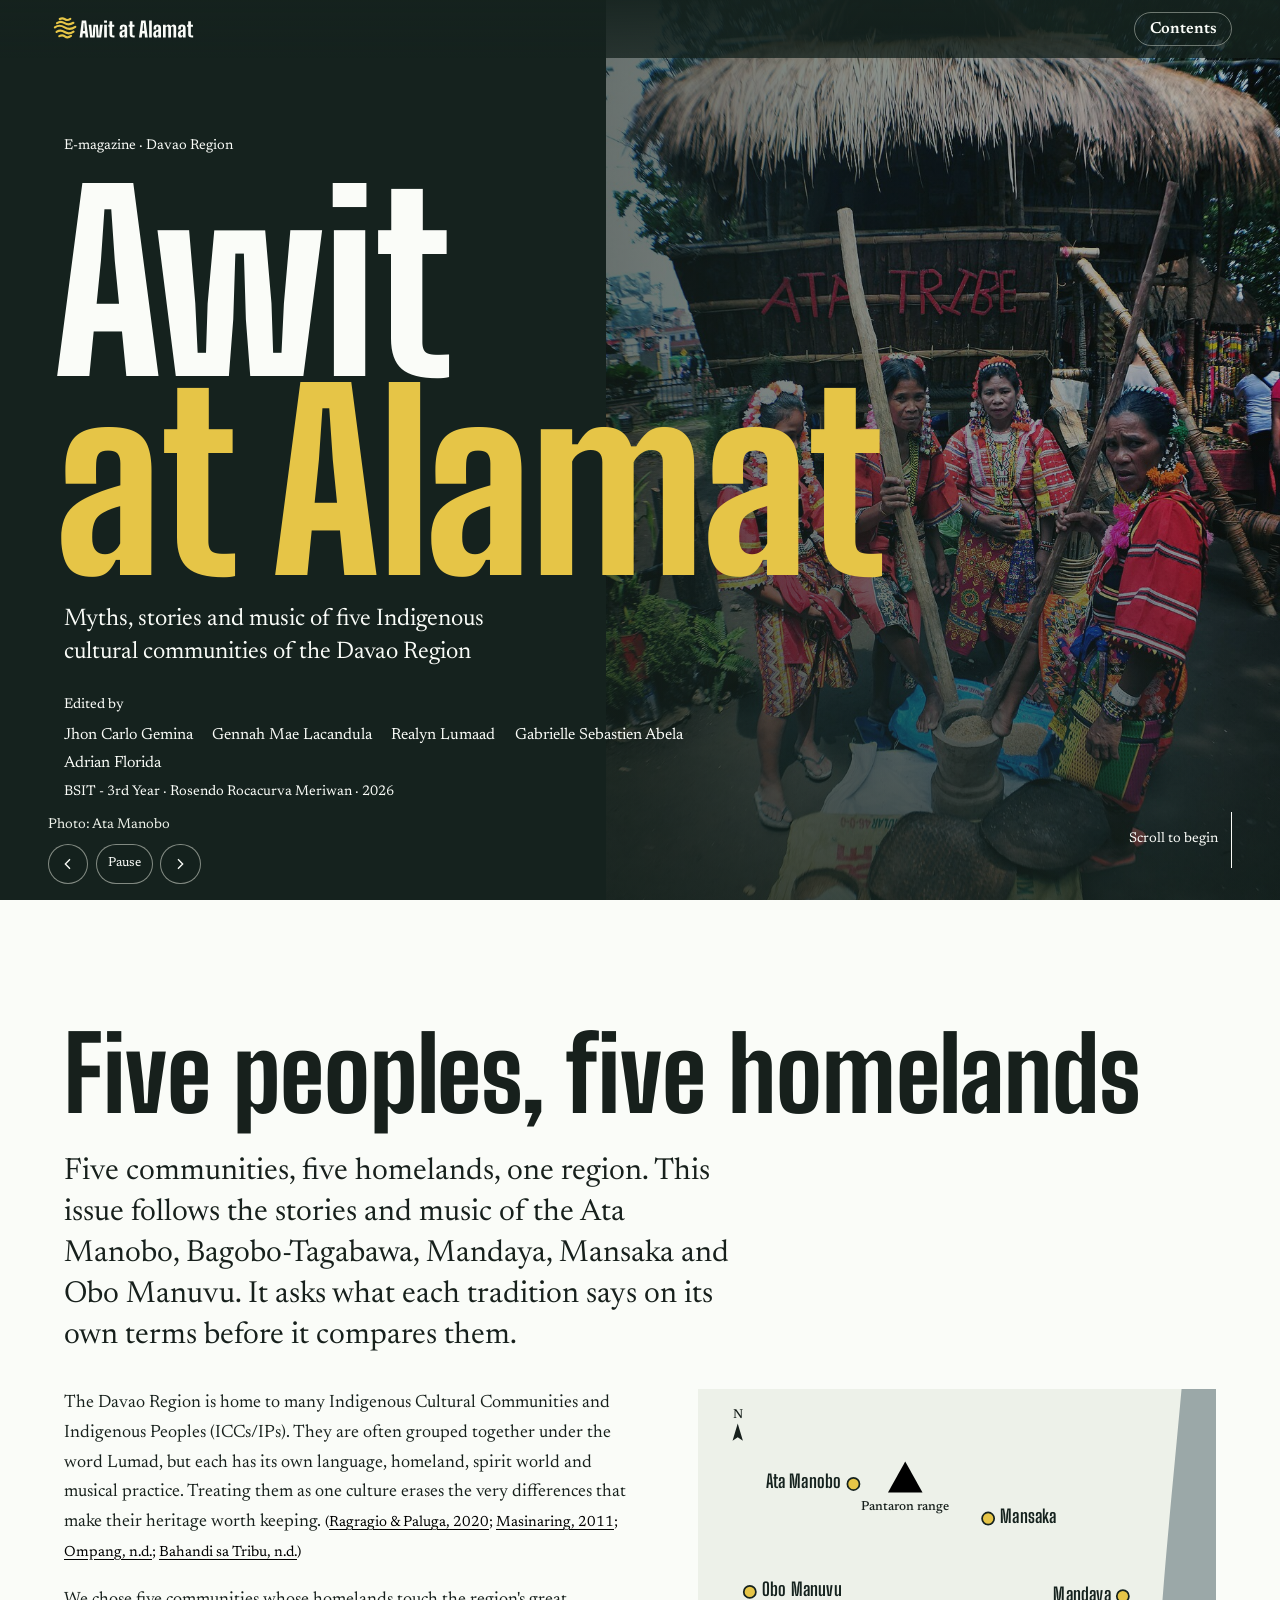
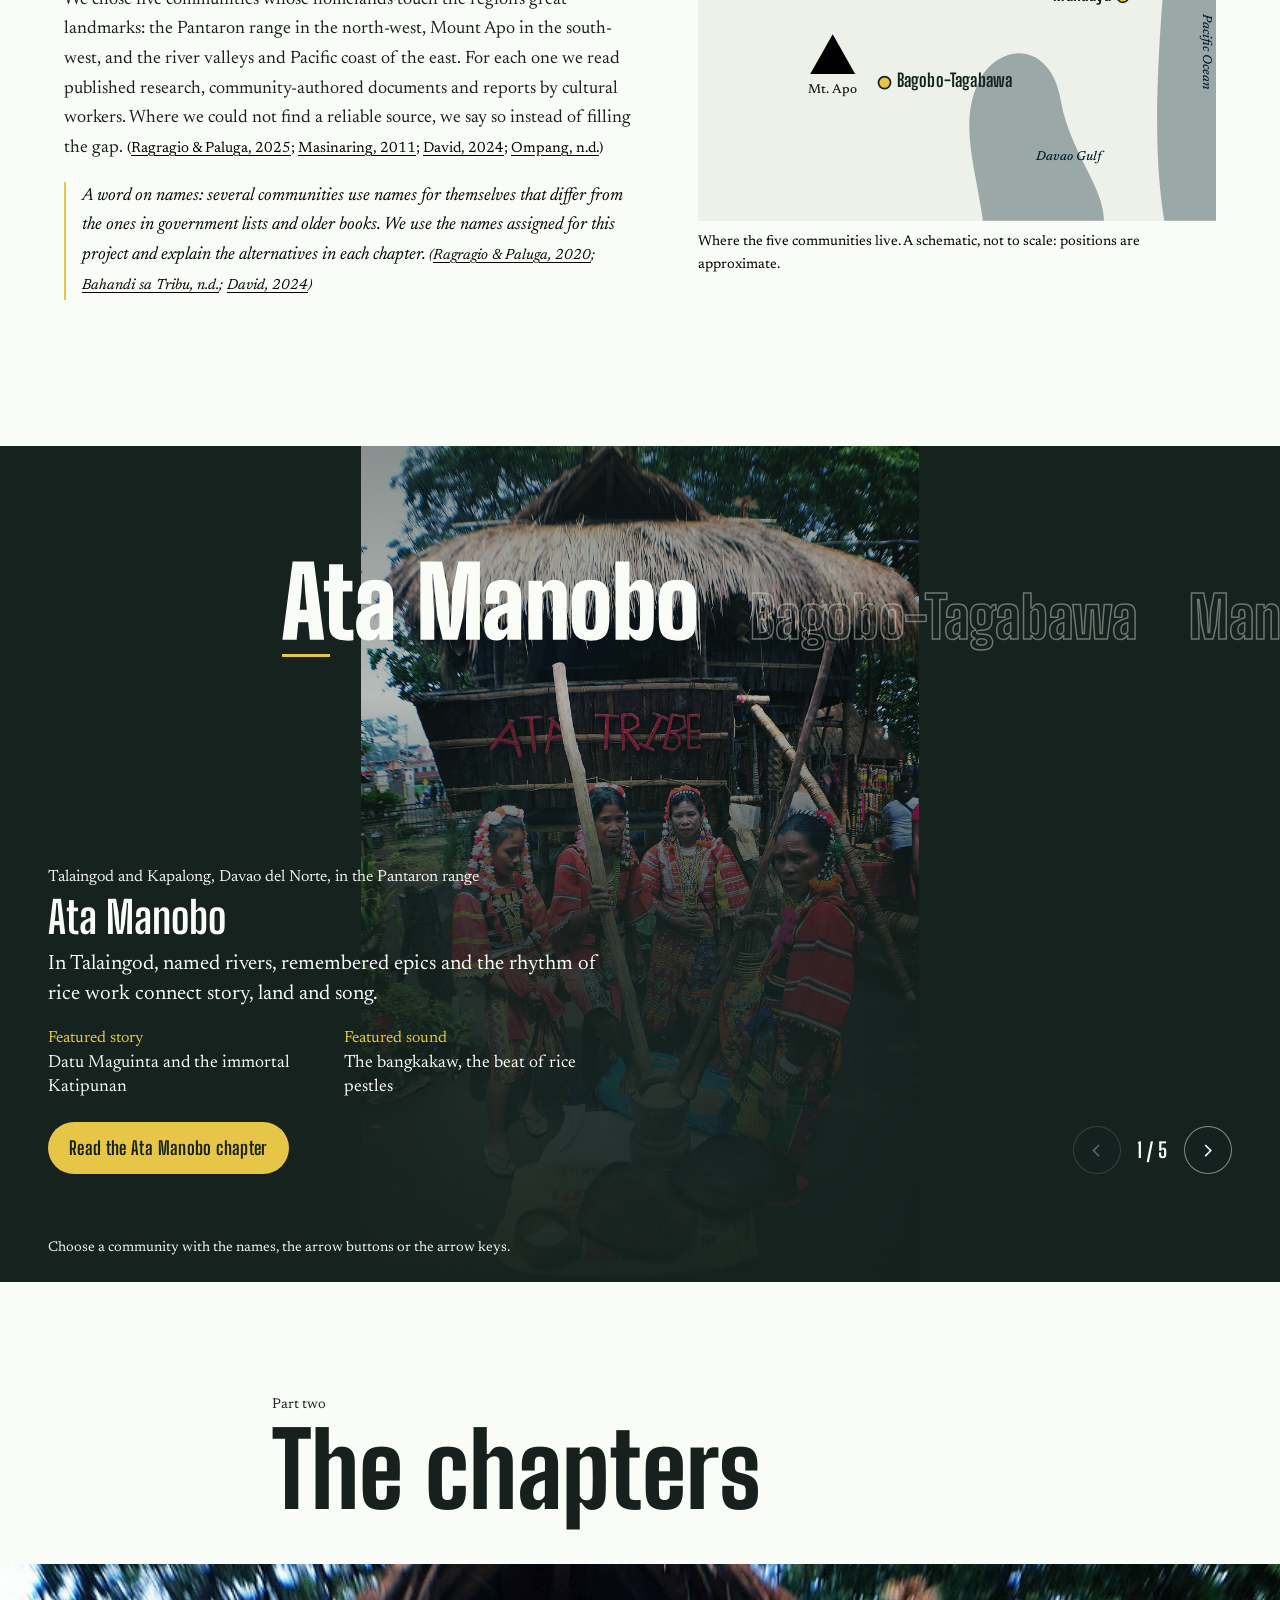
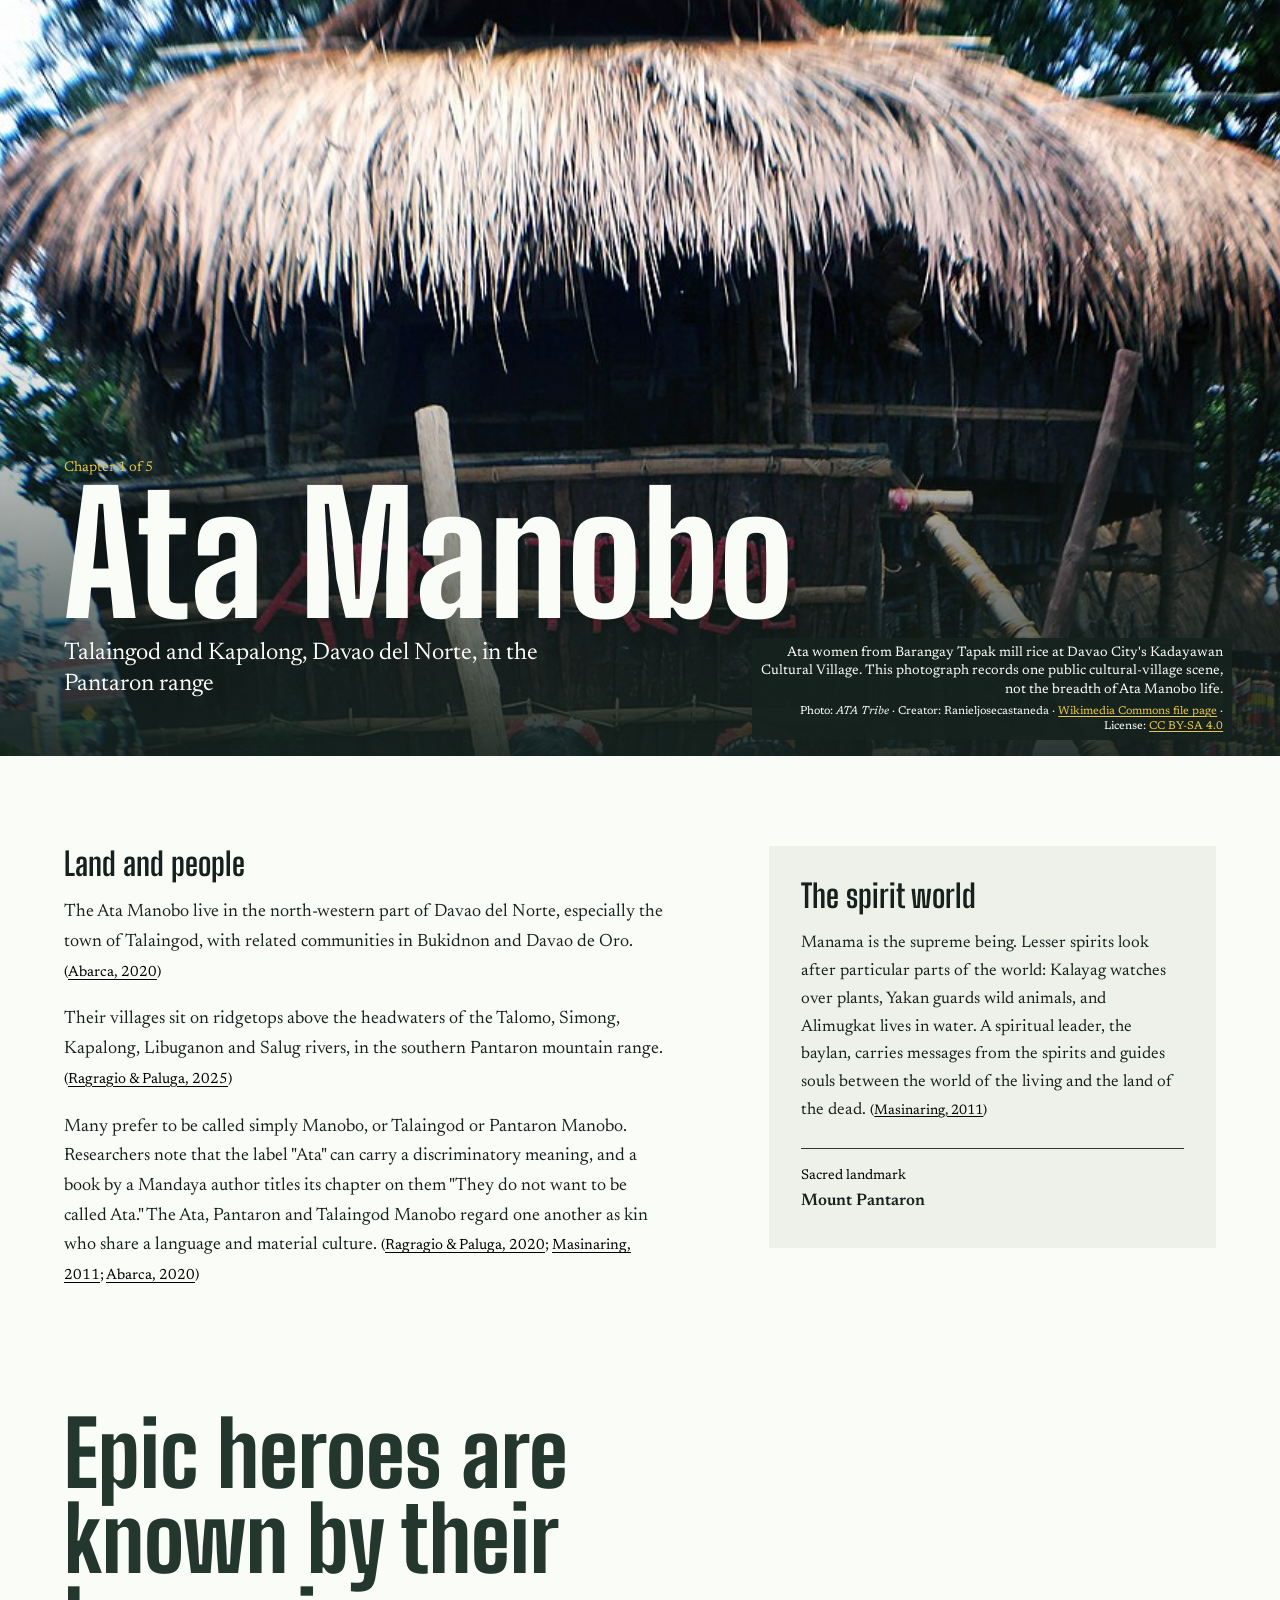
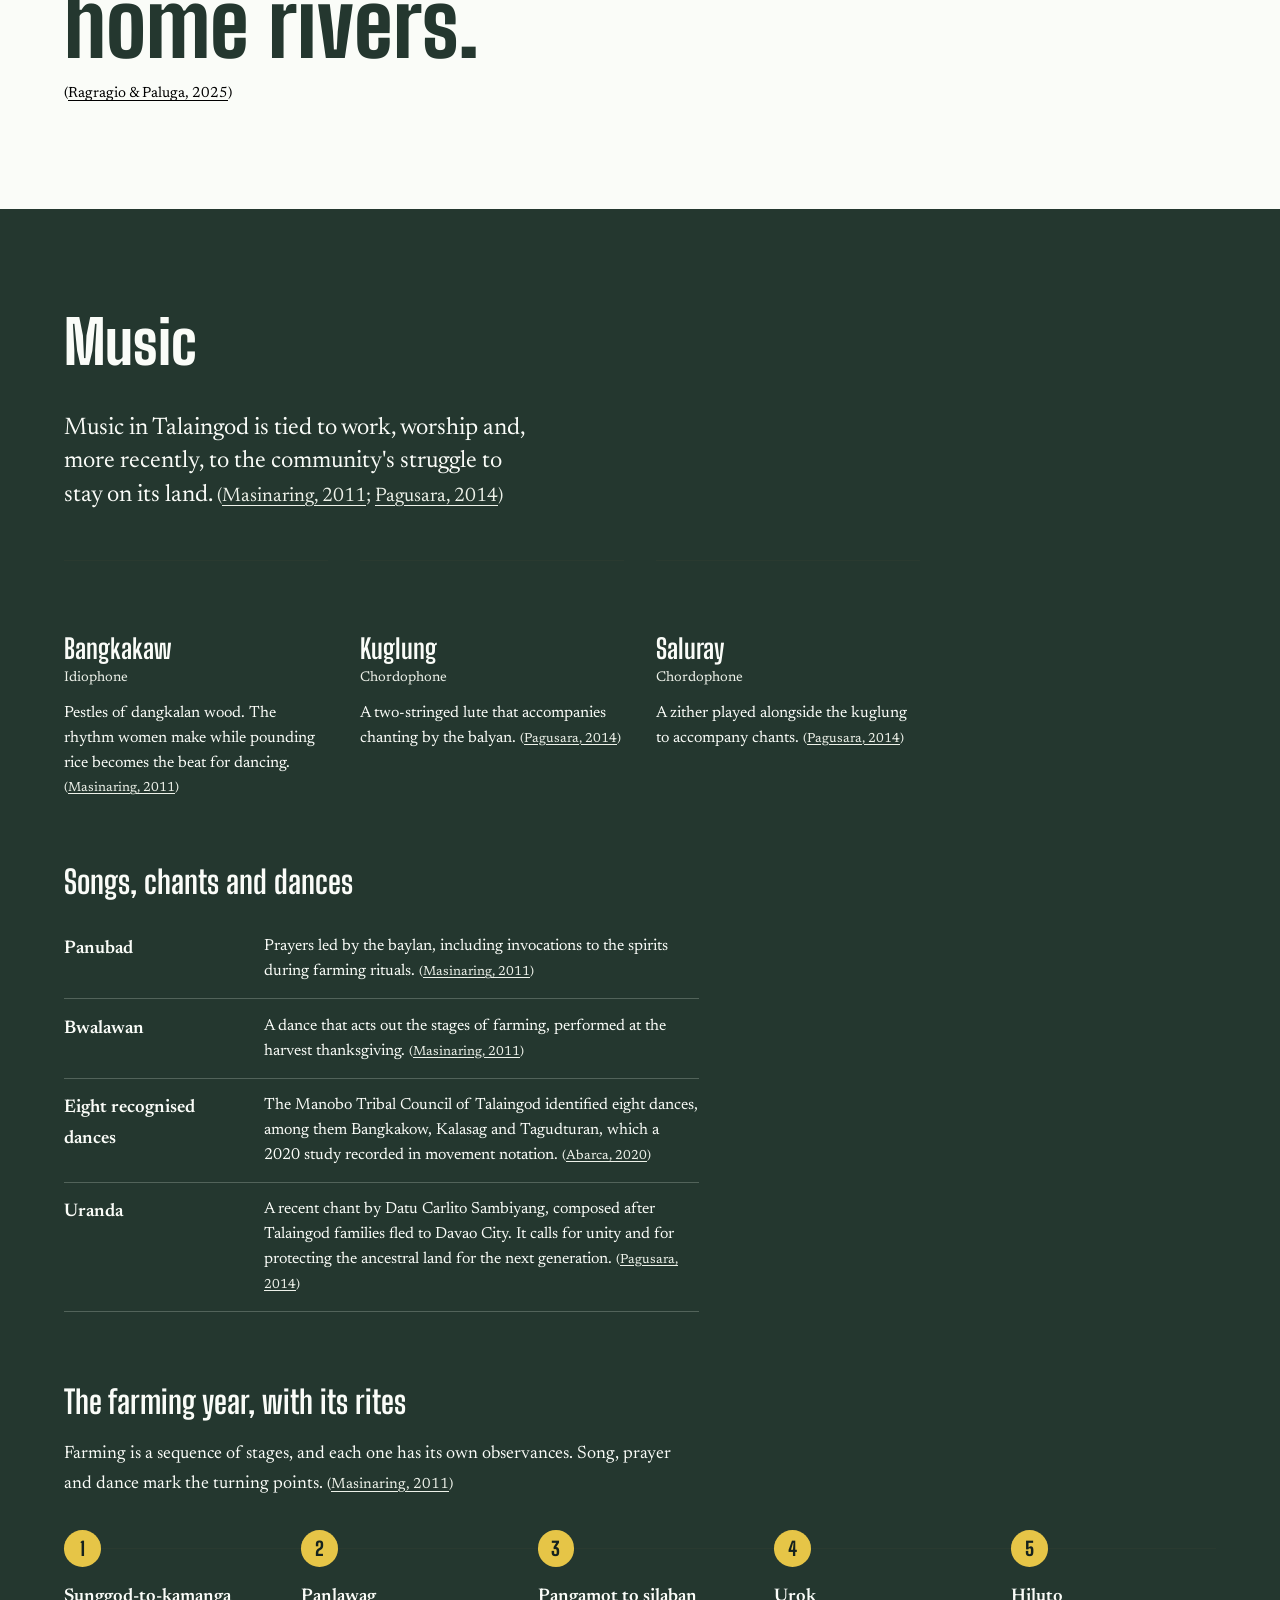
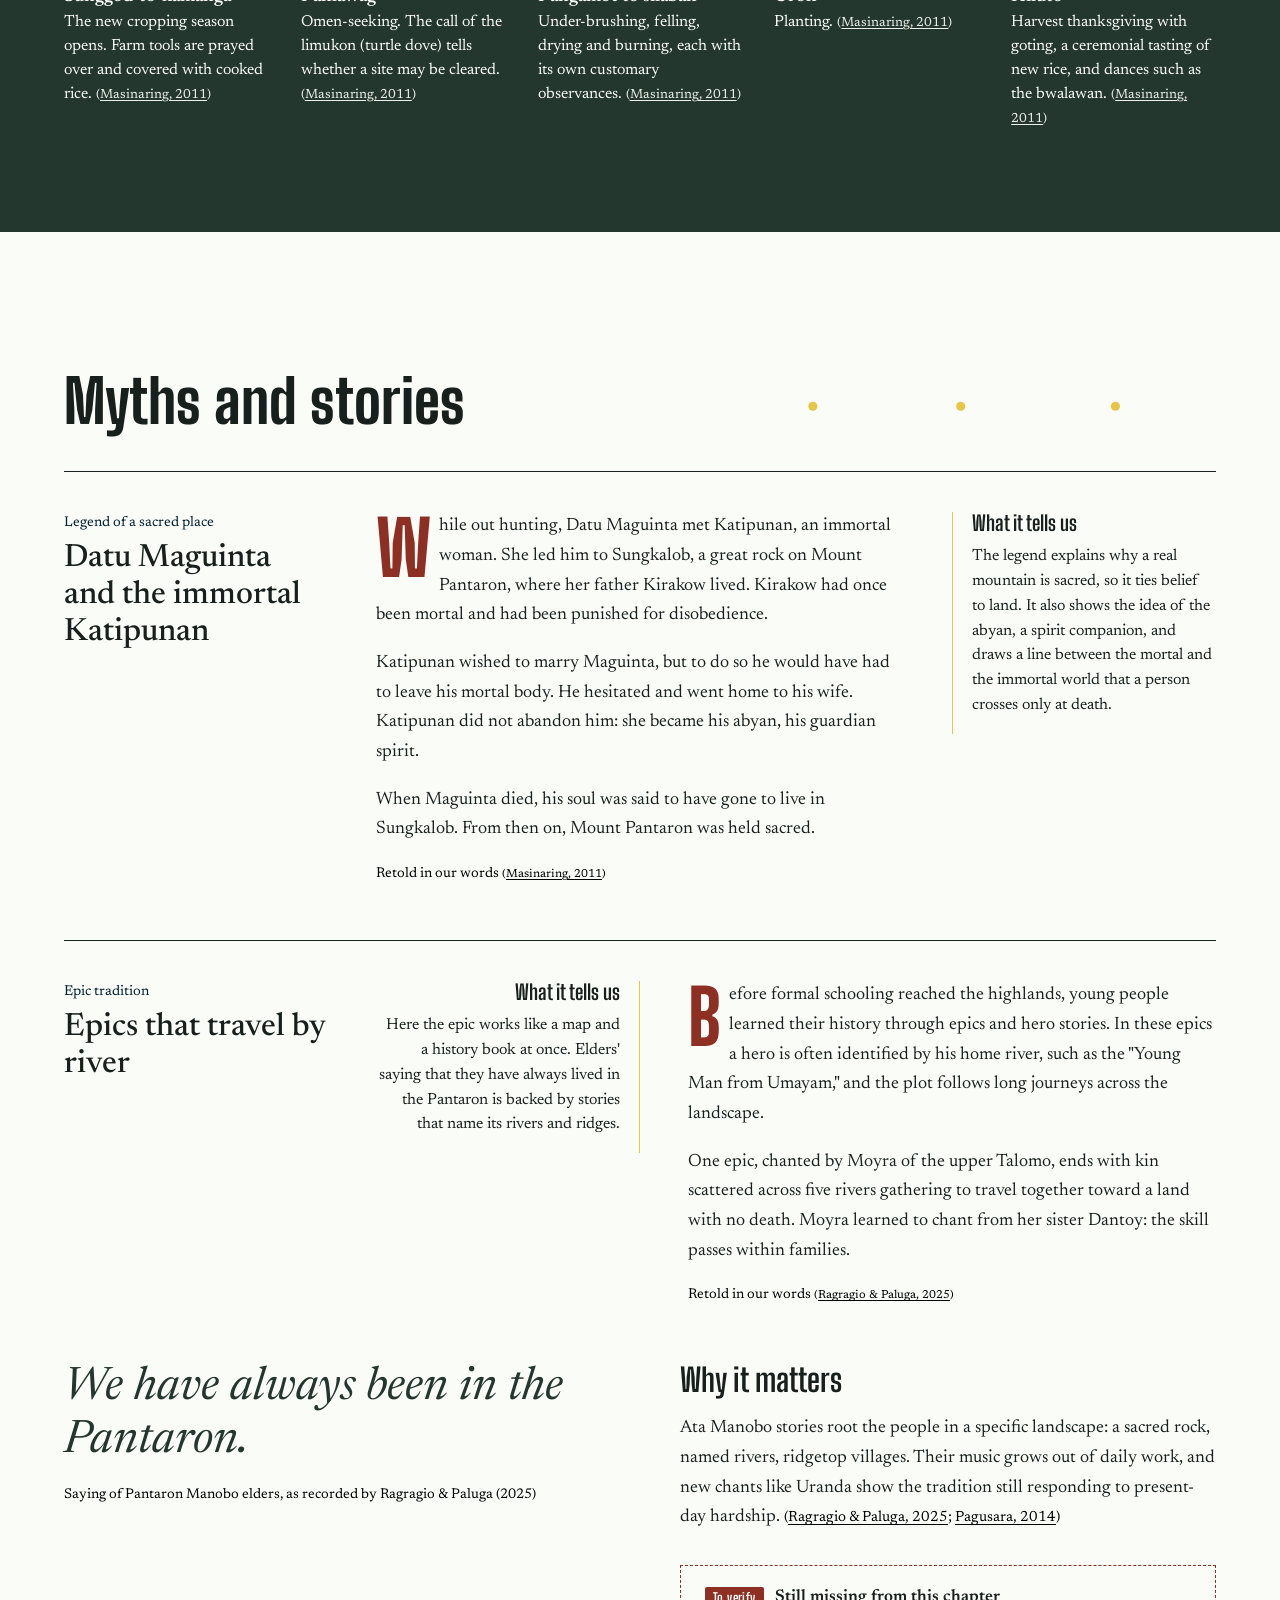
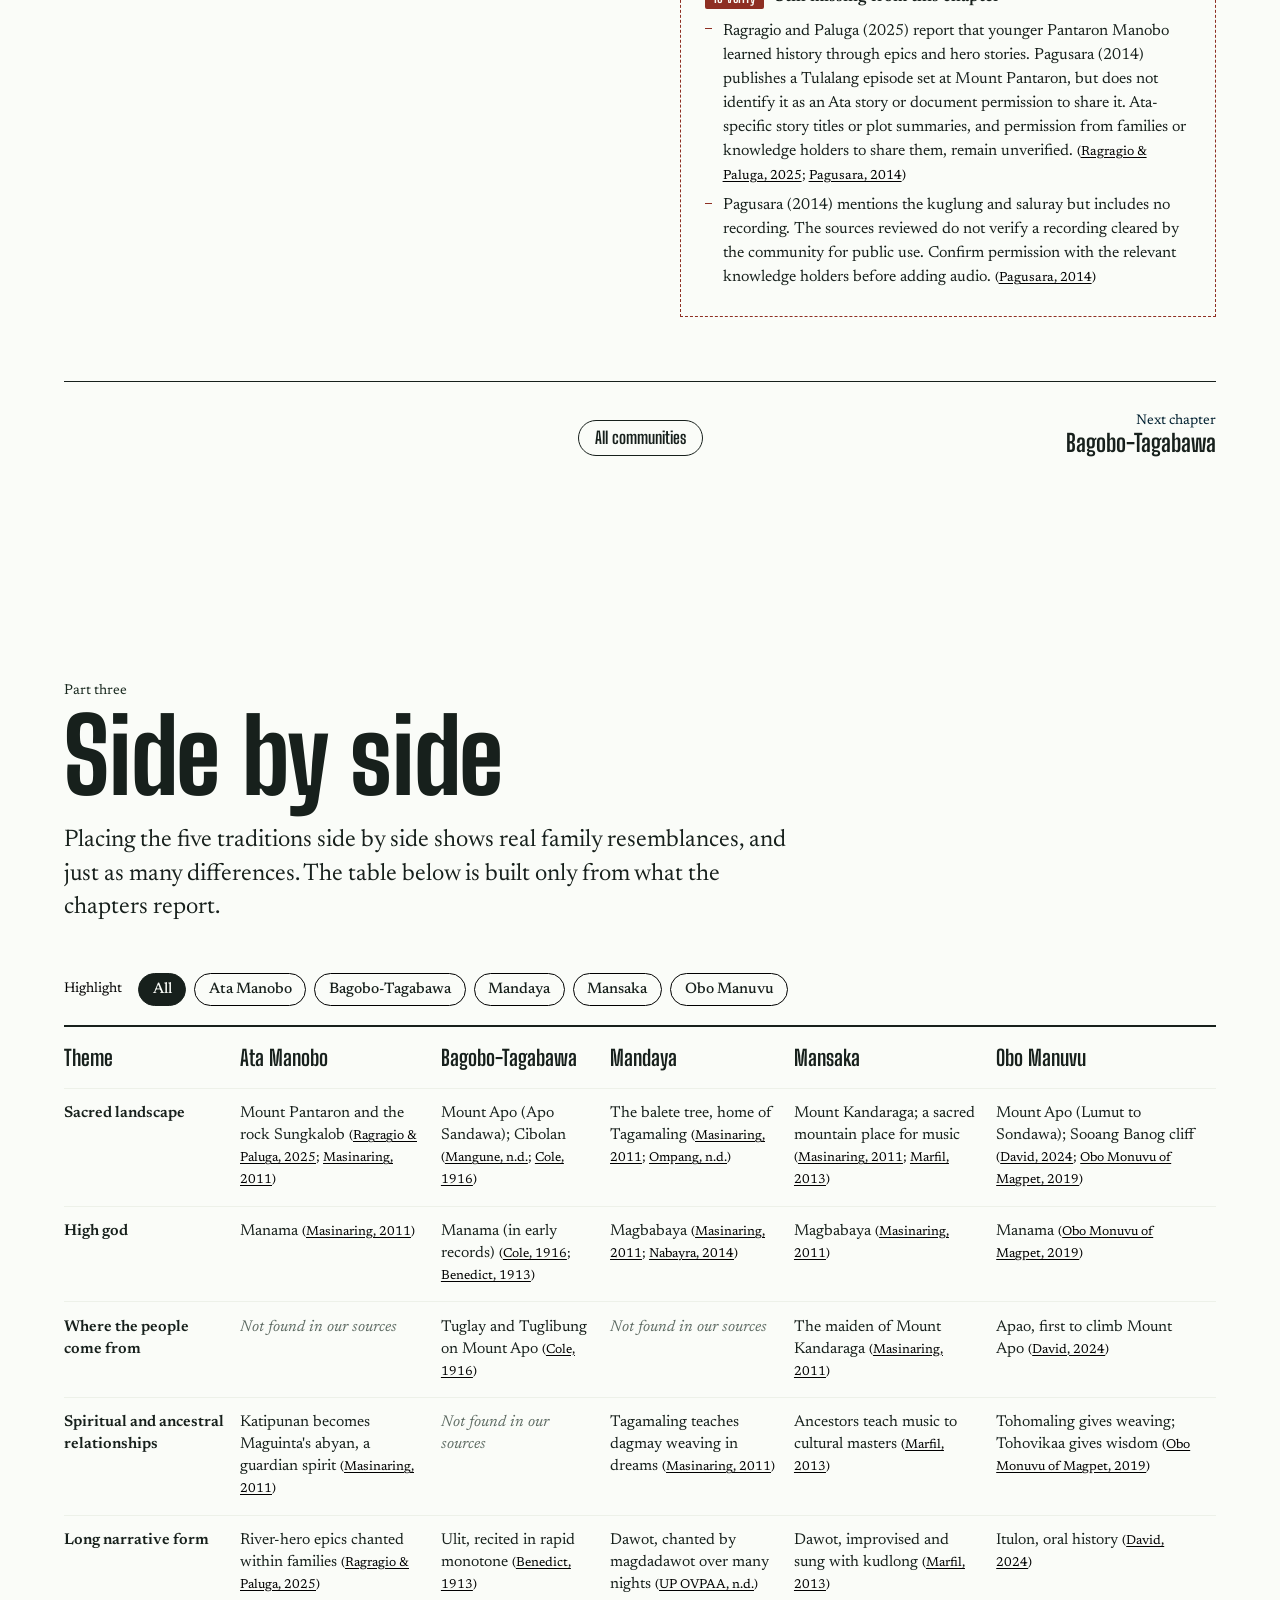
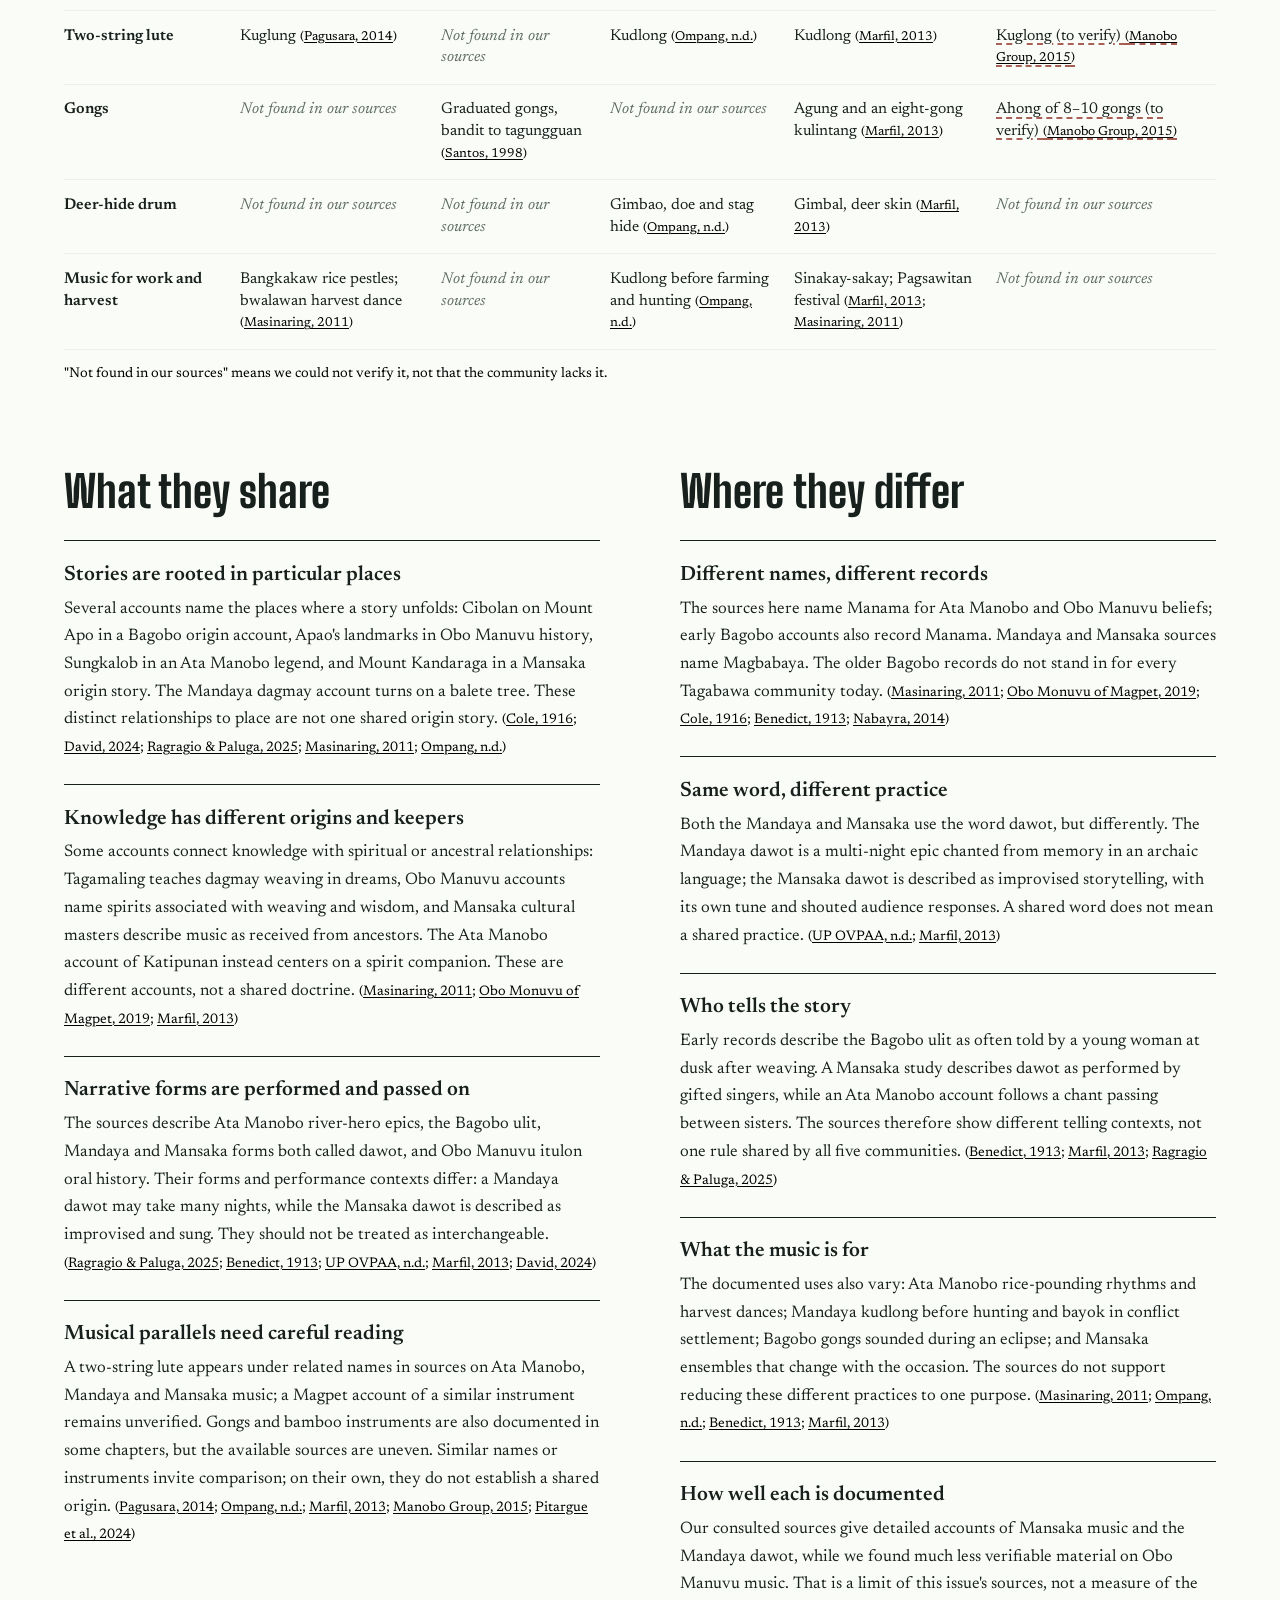
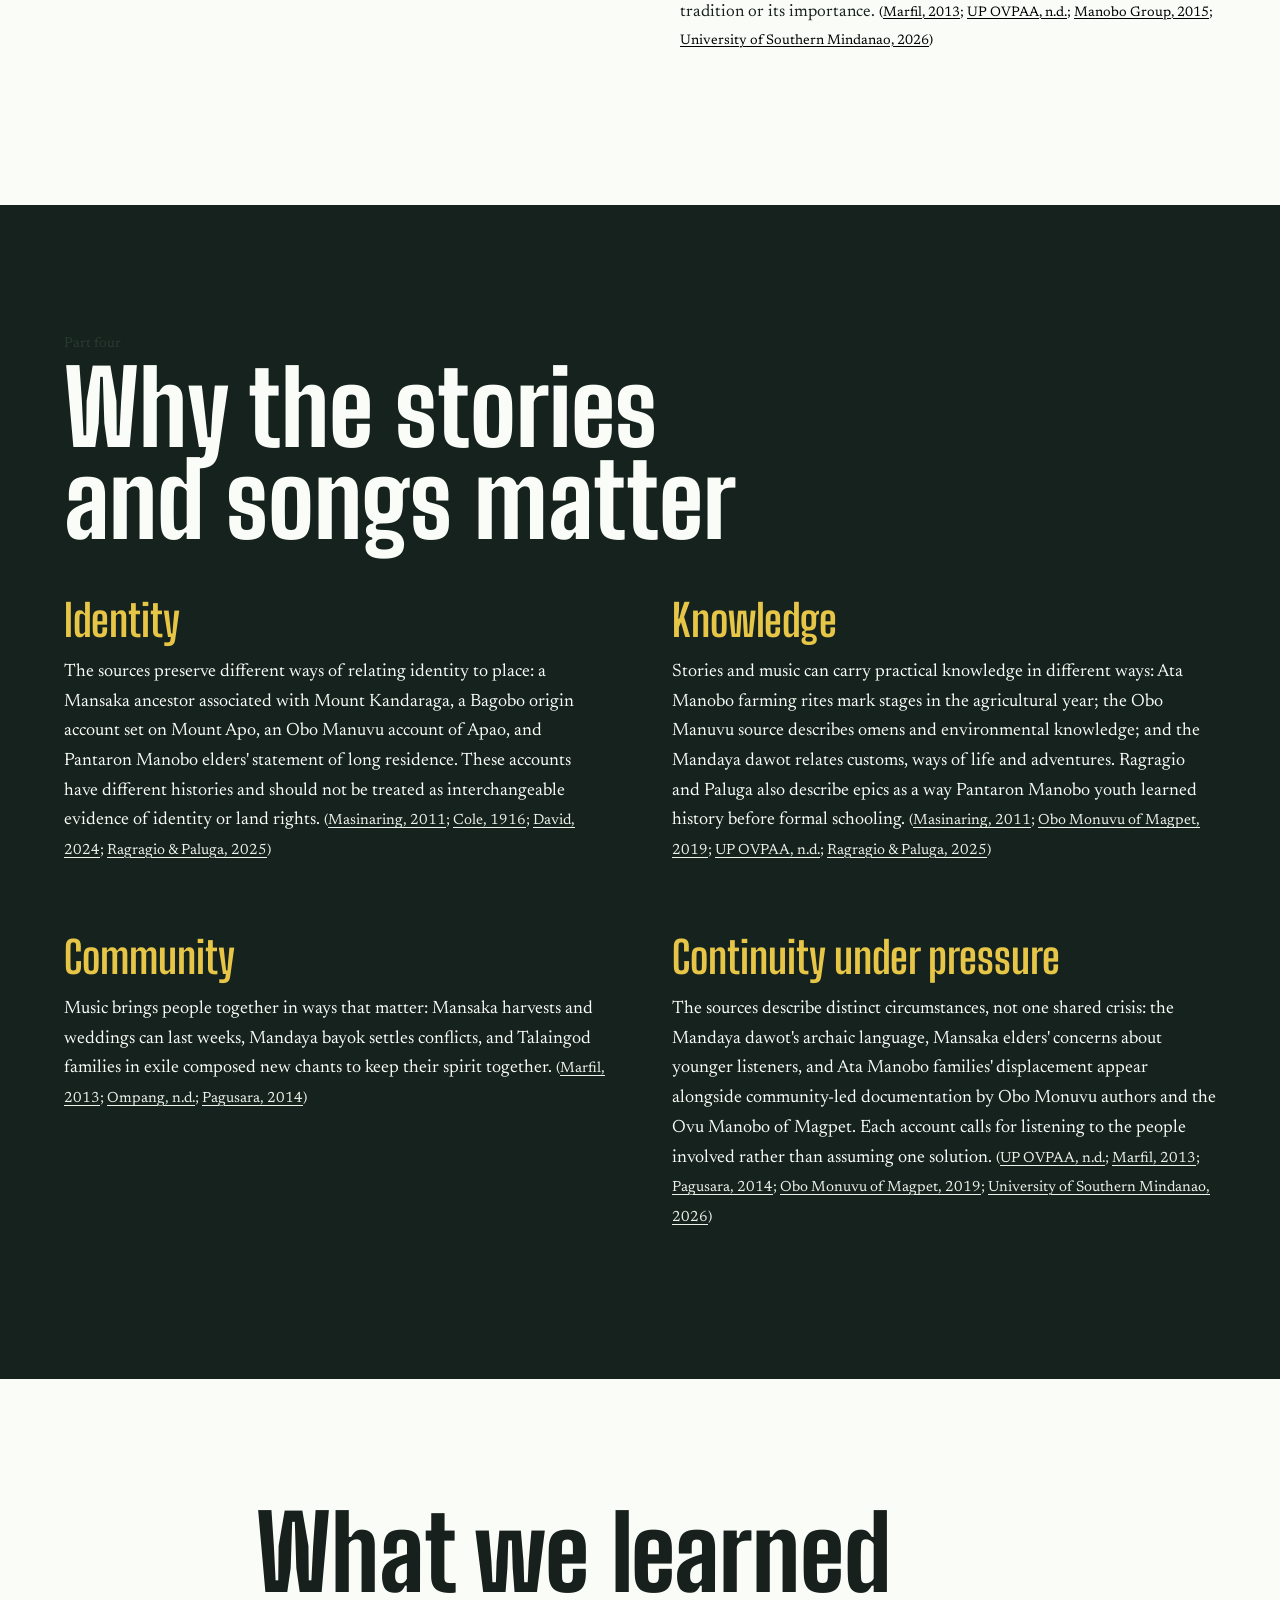
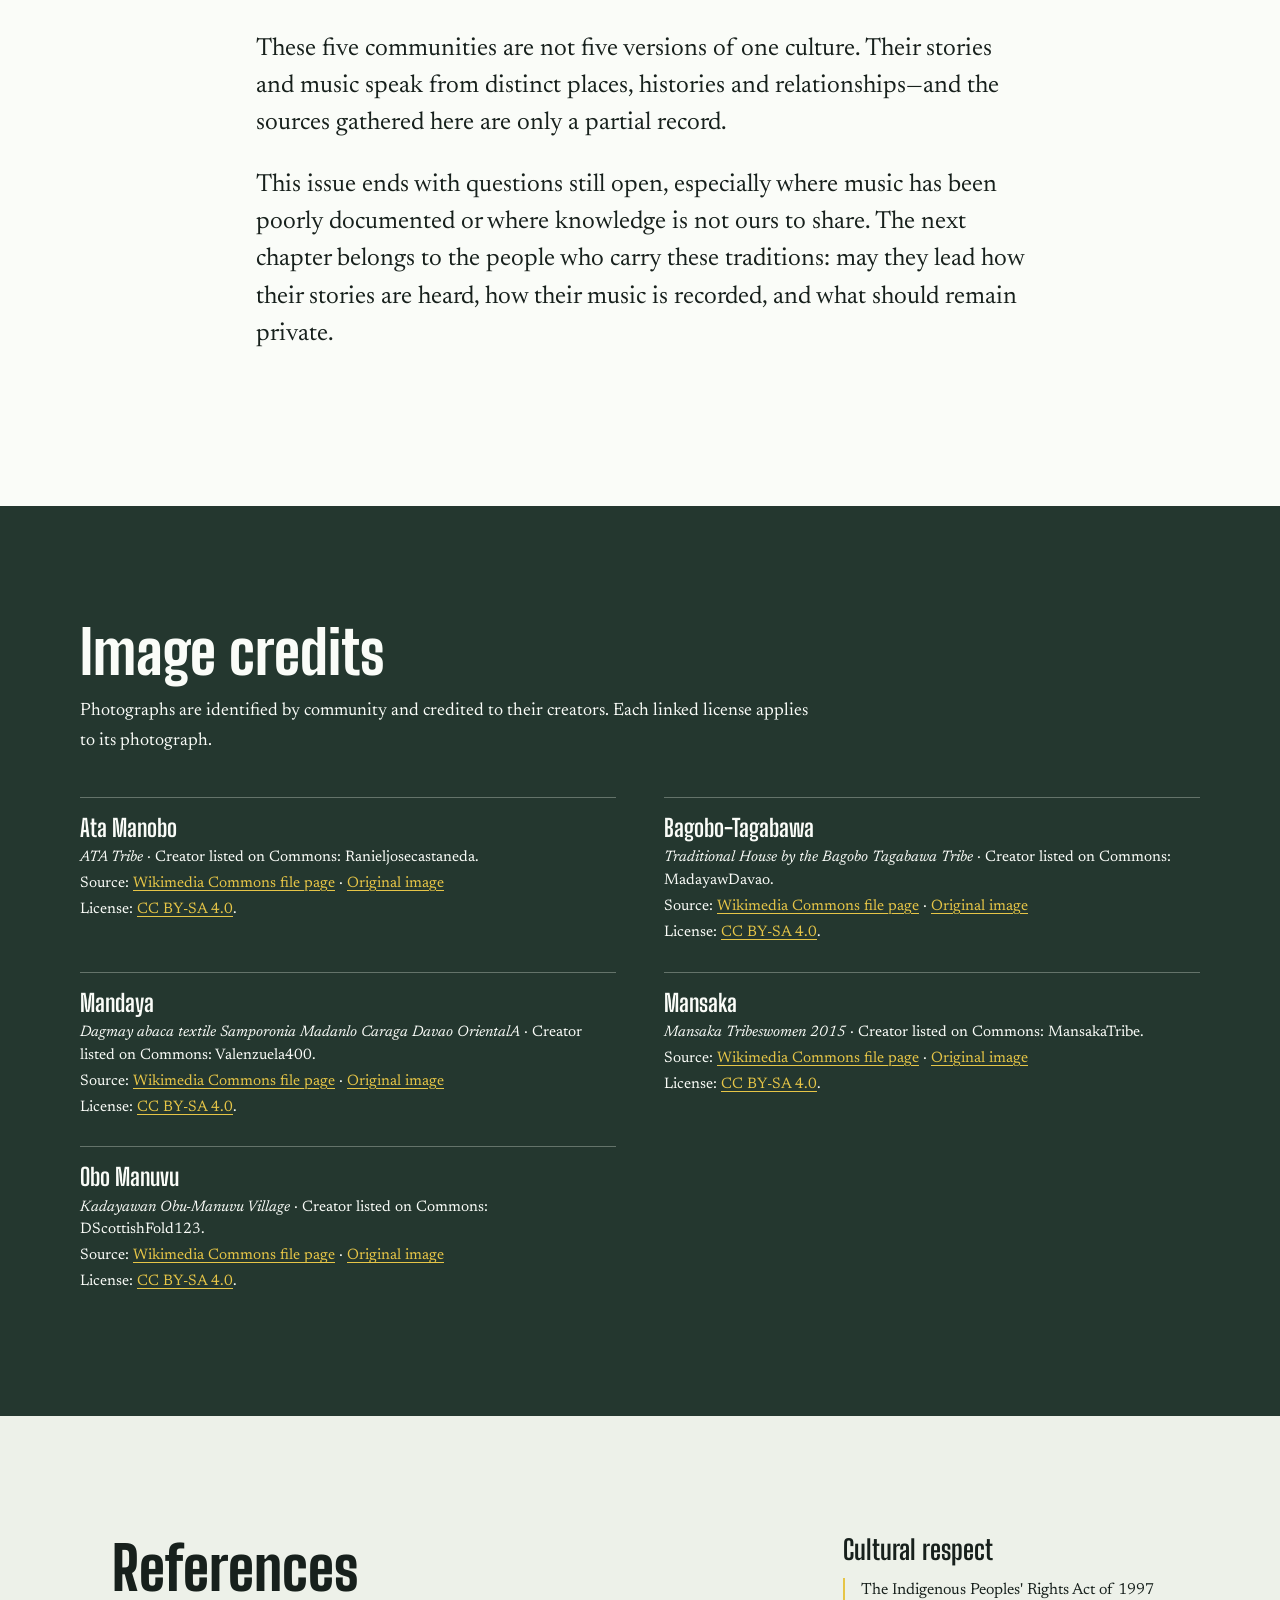
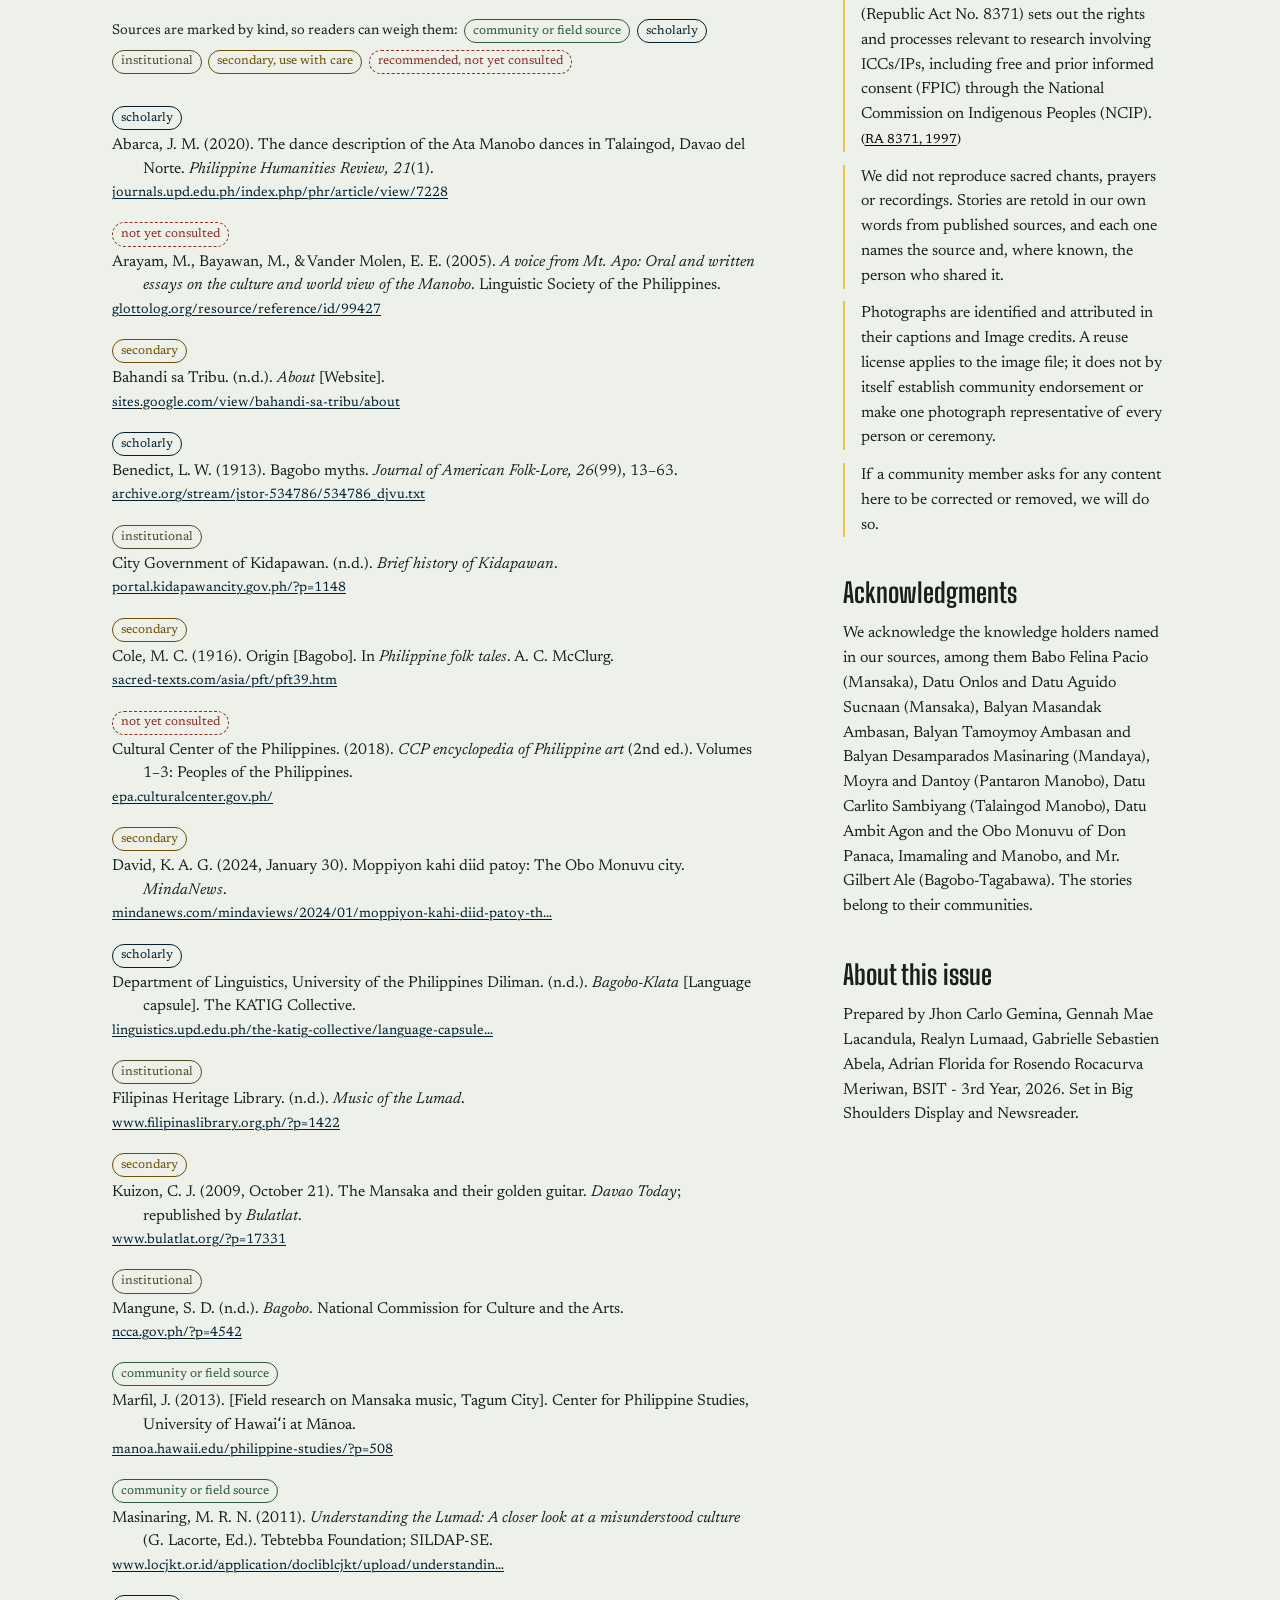
<file: index.html>
<!doctype html>
<html lang="en">
<head>
  <meta charset="utf-8">
  <meta name="viewport" content="width=device-width, initial-scale=1">
  <title>Awit at Alamat · Myths, stories and music of the Davao Region</title>
  <meta name="description" content="An e-magazine comparing the myths, stories and music of the Ata Manobo, Bagobo-Tagabawa, Mandaya, Mansaka and Obo Manuvu of the Davao Region.">
  <meta name="theme-color" content="#15221E">
  <link rel="icon" href="assets/brand/favicon.ico" sizes="any">
  <link rel="icon" type="image/svg+xml" href="assets/brand/favicon.svg">
  <link rel="icon" type="image/png" sizes="32x32" href="assets/brand/favicon-32.png">
  <link rel="apple-touch-icon" href="assets/brand/apple-touch-icon.png">
  <link rel="manifest" href="assets/brand/site.webmanifest">
  <link rel="preconnect" href="https://fonts.googleapis.com">
  <link rel="preconnect" href="https://fonts.gstatic.com" crossorigin>
  <link href="https://fonts.googleapis.com/css2?family=Big+Shoulders+Display:wght@500;700;800&family=Newsreader:ital,opsz,wght@0,6..72,400;0,6..72,500;0,6..72,600;1,6..72,400&display=swap" rel="stylesheet">
  <link rel="preload" as="image" href="assets/img/photos/ata-manobo.jpg">
  <link rel="stylesheet" href="css/style.css">
</head>
<body>
  <a class="skip" href="#main">Skip to content</a>

  <header class="topbar" id="topbar">
    <a class="topbar__mark" href="#cover" aria-label="Awit at Alamat home">
      <img src="brand/final/awit-at-alamat-horizontal-dark.svg" alt="" width="640" height="150">
    </a>
    <nav class="topbar__nav" aria-label="Sections">
      <button class="topbar__toggle" id="menuToggle" aria-expanded="false" aria-controls="menu">Contents</button>
      <div class="menu" id="menu" hidden>
        <ol class="menu__list" id="menuList"></ol>
      </div>
    </nav>
    <div class="progress" aria-hidden="true"><span id="progressBar"></span></div>
  </header>

  <main id="main">
    <!-- COVER -->
    <section class="cover" id="cover" aria-labelledby="coverTitle">
      <div class="cover__bg" id="coverVisual" aria-hidden="true"></div>
      <div class="cover__shade" aria-hidden="true"></div>
      <div class="cover__inner">
        <p class="cover__issue" id="coverIssue"></p>
        <h1 class="cover__title" id="coverTitle"><span class="cover__line">Awit</span> <span class="cover__line">at Alamat</span></h1>
        <p class="cover__sub" id="coverSub"></p>
        <div class="cover__credits">
          <p>Edited by</p>
          <ul id="coverGroup"></ul>
          <p id="coverClass"></p>
        </div>
      </div>
      <div class="cover__carousel" role="group" aria-label="Cover photo slideshow">
        <p class="cover__photo-label">Photo: <span id="coverPhotoName">Ata Manobo</span></p>
        <span class="visually-hidden" id="coverPhotoStatus" aria-live="polite" aria-atomic="true"></span>
        <div class="cover__photo-controls" role="group" aria-label="Cover photo controls">
          <button class="cover__photo-control" id="coverPhotoPrev" type="button" aria-label="Previous cover photo" aria-controls="coverVisual">
            <svg viewBox="0 0 24 24" aria-hidden="true"><path d="M15 5l-7 7 7 7"/></svg>
          </button>
          <button class="cover__photo-control cover__photo-toggle" id="coverPhotoToggle" type="button" aria-label="Pause photo rotation" aria-controls="coverVisual">Pause</button>
          <button class="cover__photo-control" id="coverPhotoNext" type="button" aria-label="Next cover photo" aria-controls="coverVisual">
            <svg viewBox="0 0 24 24" aria-hidden="true"><path d="M9 5l7 7-7 7"/></svg>
          </button>
        </div>
      </div>
      <a class="cover__cue" href="#introduction"><span>Scroll to begin</span><i aria-hidden="true"></i></a>
    </section>

    <!-- INTRODUCTION -->
    <section class="intro" id="introduction" aria-labelledby="introTitle">
      <div class="wrap intro__grid">
        <h2 class="intro__title" id="introTitle">Five peoples, five homelands</h2>
        <p class="intro__lead" id="introLead"></p>
        <div class="intro__body" id="introBody"></div>
        <figure class="intro__map" aria-labelledby="mapCap">
          <div id="regionMap"></div>
          <figcaption id="mapCap">Where the five communities live. A schematic, not to scale: positions are approximate.</figcaption>
        </figure>
      </div>
    </section>

    <!-- COMMUNITY SELECTOR -->
    <section class="selector" id="communities" aria-labelledby="selTitle">
      <h2 class="visually-hidden" id="selTitle">Choose a community</h2>
      <a class="skip skip--inline" href="#chapters">Skip the community selector</a>
      <div class="selector__stage" id="selStage">
        <div class="selector__visual" id="selVisual" aria-hidden="true"></div>
        <div class="selector__shade" aria-hidden="true"></div>

        <div class="selector__track-wrap">
          <div class="selector__track" id="selTrack" role="tablist" aria-label="Communities"></div>
        </div>

        <div class="selector__panel" id="selPanel" role="tabpanel" aria-live="polite"></div>

        <div class="selector__controls">
          <button class="ctrl" id="selPrev" aria-label="Previous community">
            <svg viewBox="0 0 24 24" aria-hidden="true"><path d="M15 5l-7 7 7 7"/></svg>
          </button>
          <p class="selector__count" id="selCount" aria-hidden="true"></p>
          <button class="ctrl" id="selNext" aria-label="Next community">
            <svg viewBox="0 0 24 24" aria-hidden="true"><path d="M9 5l7 7-7 7"/></svg>
          </button>
        </div>
        <p class="selector__hint" id="selHint">Choose a community with the names, the arrow buttons or the arrow keys.</p>
      </div>
    </section>

    <!-- CHAPTERS (rendered from js/data.js) -->
    <div id="chapters"></div>

    <!-- COMPARATIVE ANALYSIS -->
    <section class="compare" id="comparison" aria-labelledby="cmpTitle">
      <div class="wrap">
        <header class="part-head">
          <p class="part-head__part">Part three</p>
          <h2 id="cmpTitle">Side by side</h2>
          <p class="part-head__lead" id="cmpIntro"></p>
        </header>

        <div class="matrix" id="matrix">
          <div class="matrix__tools" role="group" aria-label="Highlight a community">
            <span class="matrix__label" id="hlLabel">Highlight</span>
            <div class="chips" id="matrixChips"></div>
          </div>
          <div class="matrix__scroll" tabindex="0" aria-label="Comparison table, scrolls sideways on small screens">
            <table class="matrix__table" id="matrixTable"></table>
          </div>
          <p class="matrix__note">"Not found in our sources" means we could not verify it, not that the community lacks it.</p>
        </div>

        <div class="contrast">
          <div class="contrast__col">
            <h3>What they share</h3>
            <div id="similarities"></div>
          </div>
          <div class="contrast__col">
            <h3>Where they differ</h3>
            <div id="differences"></div>
          </div>
        </div>
      </div>
    </section>

    <!-- SIGNIFICANCE -->
    <section class="signif" id="significance" aria-labelledby="sigTitle">
      <div class="wrap">
        <header class="part-head part-head--light">
          <p class="part-head__part">Part four</p>
          <h2 id="sigTitle">Why the stories and songs matter</h2>
        </header>
        <div class="signif__grid" id="sigGrid"></div>
      </div>
    </section>

    <!-- CONCLUSION -->
    <section class="conclusion" id="conclusion" aria-labelledby="conTitle">
      <div class="wrap conclusion__inner">
        <h2 id="conTitle">What we learned</h2>
        <div id="conBody"></div>
      </div>
    </section>

    <!-- IMAGE CREDITS -->
    <section class="image-credits" id="image-credits" aria-labelledby="imageCreditsTitle">
      <div class="wrap">
        <header class="image-credits__head">
          <h2 id="imageCreditsTitle">Image credits</h2>
          <p>Photographs are identified by community and credited to their creators. Each linked license applies to its photograph.</p>
        </header>
        <ol class="image-credits__list" id="imageCreditList"></ol>
      </div>
    </section>

    <!-- REFERENCES & RESPECT -->
    <section class="refs" id="references" aria-labelledby="refTitle">
      <div class="wrap refs__grid">
        <div>
          <h2 id="refTitle">References</h2>
          <p class="refs__key">Sources are marked by kind, so readers can weigh them:
            <span class="tier tier--primary">community or field source</span>
            <span class="tier tier--scholarly">scholarly</span>
            <span class="tier tier--institutional">institutional</span>
            <span class="tier tier--secondary">secondary, use with care</span>
            <span class="tier tier--unread">recommended, not yet consulted</span>
          </p>
          <ol class="refs__list" id="refList"></ol>
        </div>
        <aside class="refs__side">
          <h3>Cultural respect</h3>
          <ul id="protocol"></ul>
          <h3>Acknowledgments</h3>
          <p id="acks"></p>
          <h3>About this issue</h3>
          <p id="colophon"></p>
        </aside>
      </div>
    </section>
  </main>

  <footer class="foot">
    <p>Awit at Alamat. Photographs are credited in Image credits. Stories belong to their communities.</p>
    <a href="#cover">Back to the cover</a>
  </footer>

  <script src="assets/vendor/gsap.min.js" defer></script>
  <script src="assets/vendor/ScrollTrigger.min.js" defer></script>
  <script src="js/data.js" defer></script>
  <script src="js/community.js" defer></script>
  <script src="js/scroll.js" defer></script>
  <script src="js/main.js" defer></script>
</body>
</html>
</file>
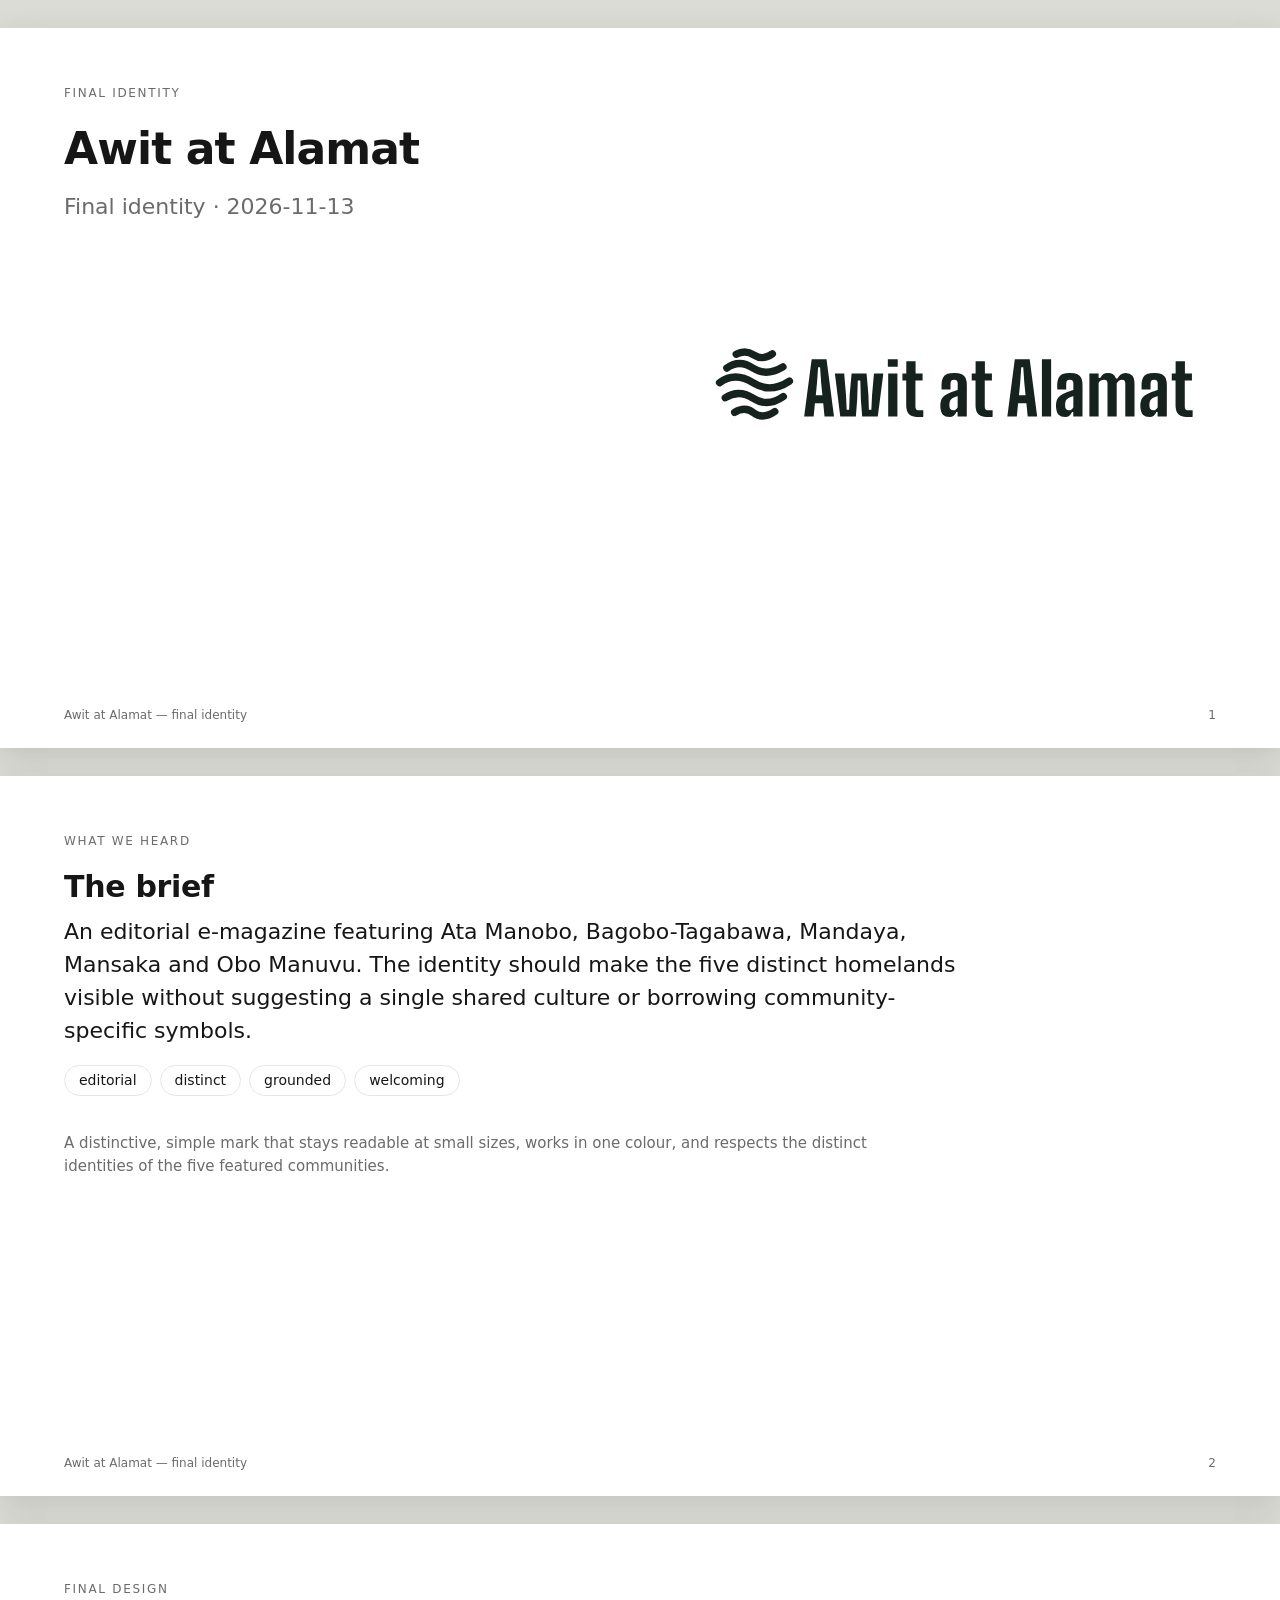
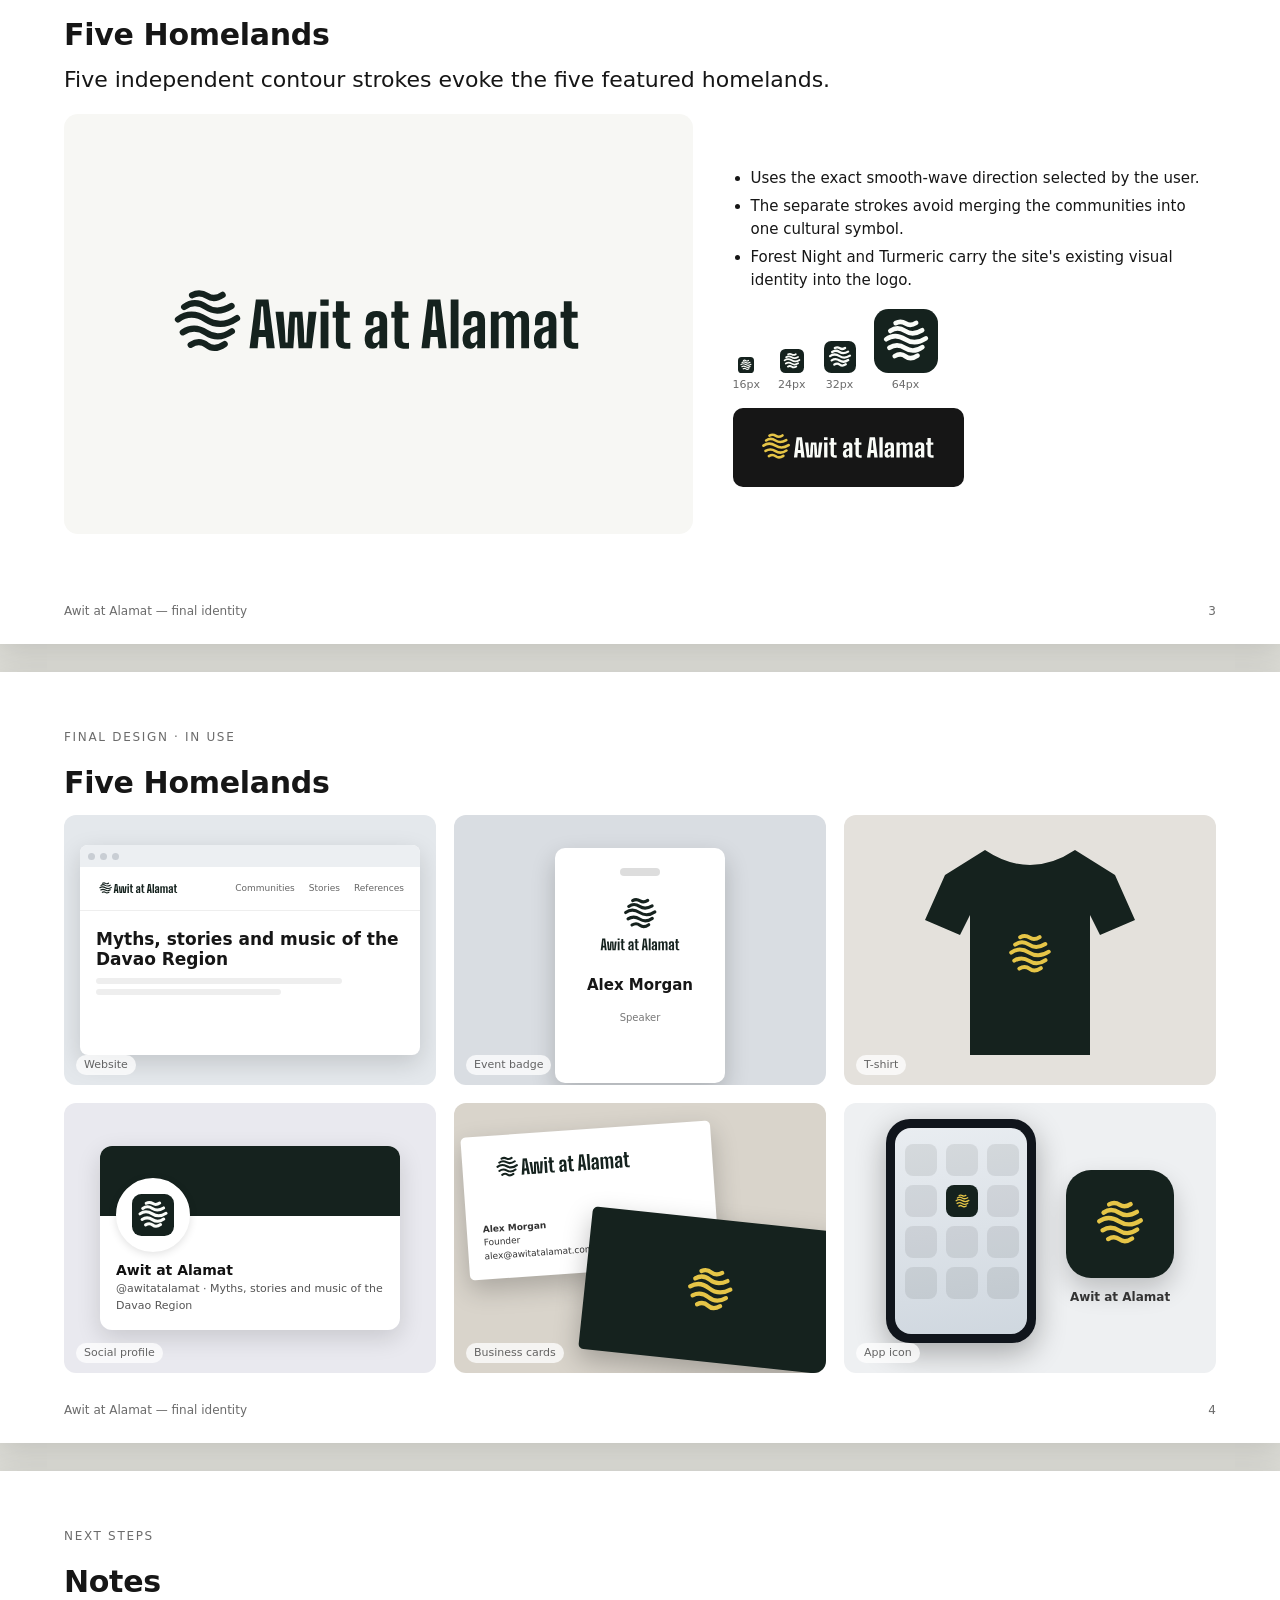
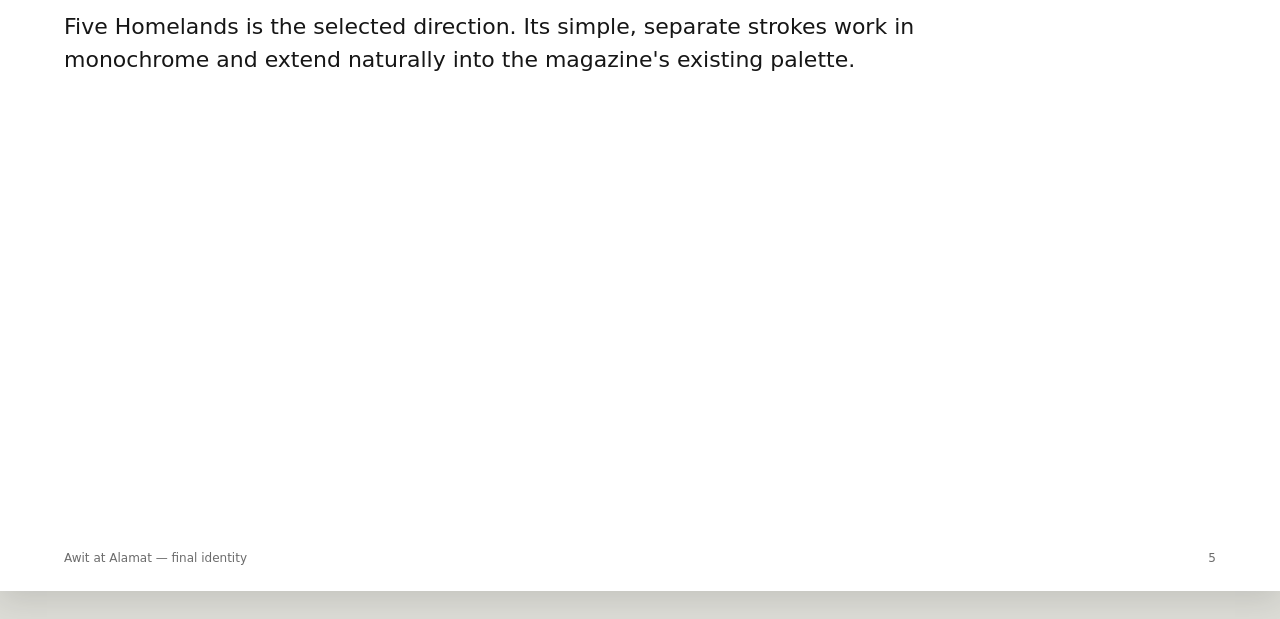
<file: brand/final/presentation.html>
<!doctype html><html lang='en'><head><meta charset='utf-8'><title>Awit at Alamat — final identity</title><style>
:root{--ink:#161616;--muted:#6b6b6b;--line:#e6e6e2;--paper:#f7f7f4}
*{box-sizing:border-box}body{margin:0;background:#dcdcd6;font:15px/1.5 system-ui,-apple-system,Segoe UI,sans-serif;color:var(--ink)}
.slide{width:1280px;min-height:720px;margin:28px auto;background:#fff;box-shadow:0 8px 30px rgba(0,0,0,.12);padding:56px 64px 70px;position:relative;overflow:hidden}
.slide h1{font-size:44px;margin:0 0 8px;letter-spacing:-.02em}.slide h2{font-size:30px;margin:0 0 6px;letter-spacing:-.01em}
.kicker{font-size:12px;letter-spacing:.14em;text-transform:uppercase;color:var(--muted);margin-bottom:14px}
.idea{font-size:22px;max-width:900px;margin:6px 0 18px}.muted{color:var(--muted)}
.foot{position:absolute;left:64px;right:64px;bottom:24px;display:flex;justify-content:space-between;font-size:12px;color:var(--muted)}
.hero{display:grid;grid-template-columns:1.3fr 1fr;gap:40px;align-items:center}
.stage{height:420px;background:var(--paper);border-radius:14px;display:flex;align-items:center;justify-content:center}
.stage img{max-width:70%;max-height:62%}
ul.rat{padding-left:18px;margin:0}ul.rat li{margin:6px 0}
.sizes{display:flex;gap:18px;align-items:flex-end;margin-top:18px}.sizes div{display:flex;flex-direction:column;align-items:center;gap:4px;font-size:11px;color:var(--muted)}
.rev{background:#161616;border-radius:10px;padding:18px 22px;display:inline-flex;margin-top:14px}
.mock{display:grid;grid-template-columns:repeat(3,1fr);gap:18px;margin-top:10px}
.m{height:270px;border-radius:12px;overflow:hidden;position:relative;display:flex;align-items:center;justify-content:center}
.m .lbl{position:absolute;left:12px;bottom:10px;font-size:11px;color:rgba(0,0,0,.6);background:rgba(255,255,255,.75);padding:2px 8px;border-radius:20px}
.bc{width:250px;height:143px;background:#fff;border-radius:5px;box-shadow:0 10px 26px rgba(0,0,0,.22);padding:16px;display:flex;flex-direction:column;justify-content:space-between;transform:translate(-50px,-38px) rotate(-4deg)}
.bc2{position:absolute;width:250px;height:143px;border-radius:5px;transform:translate(70px,52px) rotate(6deg);box-shadow:0 10px 26px rgba(0,0,0,.25);display:flex;align-items:center;justify-content:center}
.bc .t{font-size:9px;line-height:1.5;color:#333}
.phone{width:150px;height:224px;margin-bottom:14px;border-radius:24px;background:#10151c;padding:9px;box-shadow:0 10px 30px rgba(0,0,0,.3)}
.screen{width:100%;height:100%;border-radius:16px;background:linear-gradient(170deg,#e9edf1,#cfd7df);display:grid;grid-template-columns:repeat(3,1fr);gap:9px;padding:16px 10px;align-content:start}
.ai{width:32px;height:32px;border-radius:8px;background:rgba(0,0,0,.08);justify-self:center}
.bigapp{display:flex;flex-direction:column;align-items:center;gap:10px;font-size:12px;font-weight:600;color:#333;margin-left:30px}
.bigapp .bi{width:108px;height:108px;border-radius:25px;display:flex;align-items:center;justify-content:center;box-shadow:0 12px 26px rgba(0,0,0,.2)}
.web{width:340px;height:210px;background:#fff;border-radius:8px;box-shadow:0 8px 24px rgba(0,0,0,.15);overflow:hidden}
.web .bar{height:22px;background:#eceff2;display:flex;gap:5px;align-items:center;padding:0 8px}.web .bar i{width:7px;height:7px;border-radius:50%;background:#c9ced4}
.web .nav{height:44px;display:flex;align-items:center;padding:0 16px;gap:14px;font-size:9px;color:#666;border-bottom:1px solid #eee}
.web .hero2{padding:18px 16px}.web .hero2 b{display:block;font-size:17px;line-height:1.2;margin-bottom:8px}.web .hero2 span{display:block;height:6px;background:#eee;border-radius:3px;margin:5px 0;width:80%}
.sign{width:300px;height:190px;background:linear-gradient(#8c8f93,#6f7276);display:flex;flex-direction:column;align-items:center;padding-top:18px}
.sign .board{width:230px;height:74px;border-radius:6px;display:flex;align-items:center;justify-content:center;box-shadow:0 6px 16px rgba(0,0,0,.3)}
.sign .door{width:80px;height:80px;margin-top:18px;background:#3d4146;border-radius:3px 3px 0 0}
.tote{width:180px;height:210px;background:#efe7d8;border-radius:4px 4px 10px 10px;position:relative;display:flex;align-items:center;justify-content:center;box-shadow:0 8px 20px rgba(0,0,0,.15);margin-top:40px}
.tote:before{content:"";position:absolute;top:-46px;left:50%;transform:translateX(-50%);width:84px;height:70px;border:9px solid #e3d8c3;border-bottom:none;border-radius:50px 50px 0 0}
.social{width:300px;background:#fff;border-radius:12px;box-shadow:0 8px 24px rgba(0,0,0,.14);overflow:hidden}
.social .cover{height:70px}.social .av{width:74px;height:74px;border-radius:50%;background:#fff;border:4px solid #fff;margin:-38px 0 0 16px;display:flex;align-items:center;justify-content:center;box-shadow:0 2px 8px rgba(0,0,0,.12);overflow:hidden}
.social .meta{padding:8px 16px 16px;font-size:11px;color:#555}.social .meta b{font-size:14px;color:#111;display:block}
.cup{position:relative;width:150px;height:200px;margin-top:30px}
.cup .body{position:absolute;inset:0;background:#f4f1ea;clip-path:polygon(0 0,100% 0,86% 100%,14% 100%);display:flex;align-items:center;justify-content:center;box-shadow:inset -18px 0 24px rgba(0,0,0,.06)}
.cup .lid{position:absolute;left:-8px;right:-8px;top:-22px;height:24px;border-radius:8px 8px 3px 3px;background:#2b2b2b}
.cup .sleeve{position:absolute;left:6%;right:6%;top:36%;height:34%;clip-path:polygon(0 0,100% 0,96% 100%,4% 100%);display:flex;align-items:center;justify-content:center}
.bag{position:relative;width:170px;height:230px;background:#e9e2d6;border-radius:6px 6px 10px 10px;box-shadow:0 12px 26px rgba(0,0,0,.2);display:flex;flex-direction:column;align-items:center;padding-top:38px;gap:14px}
.bag:before{content:"";position:absolute;top:0;left:0;right:0;height:22px;background:repeating-linear-gradient(90deg,rgba(0,0,0,.08) 0 4px,transparent 4px 8px);border-radius:6px 6px 0 0}
.bag .label{width:118px;height:118px;border-radius:50%;background:#fff;display:flex;align-items:center;justify-content:center}
.bag .t{font-size:8px;letter-spacing:.14em;color:#555;text-transform:uppercase;padding:0 12px;text-align:center;line-height:1.4}
.sbag{position:relative;width:180px;height:210px;box-shadow:0 12px 26px rgba(0,0,0,.2);display:flex;align-items:center;justify-content:center;margin-top:30px}
.sbag:before{content:"";position:absolute;top:-40px;left:50%;transform:translateX(-50%);width:70px;height:56px;border:5px solid #333;border-bottom:none;border-radius:40px 40px 0 0}
.box{width:220px;height:150px;background:#f3efe6;box-shadow:14px 14px 0 rgba(0,0,0,.08),0 12px 26px rgba(0,0,0,.18);display:flex;align-items:center;justify-content:center;border-top:14px solid rgba(0,0,0,.06)}
.readme{width:360px;background:#0d1117;border-radius:8px;box-shadow:0 8px 24px rgba(0,0,0,.25);padding:18px 20px;color:#c9d1d9;font-size:10px}
.readme .rh{display:flex;align-items:center;gap:10px;border-bottom:1px solid #30363d;padding-bottom:12px;margin-bottom:10px}
.readme .badges{display:flex;gap:6px;margin:8px 0}.readme .badges i{display:block;width:54px;height:12px;border-radius:3px;background:#238636}.readme .badges i:nth-child(2){background:#1f6feb}.readme .badges i:nth-child(3){background:#6e7681}
.readme .ln{height:6px;background:#21262d;border-radius:3px;margin:6px 0}
.term{width:360px;background:#1e1e1e;border-radius:8px;box-shadow:0 8px 24px rgba(0,0,0,.3);overflow:hidden;font:10px/1.6 ui-monospace,Menlo,monospace;color:#d4d4d4}
.term .tb{height:22px;background:#2d2d2d;display:flex;gap:5px;align-items:center;padding:0 8px}.term .tb i{width:8px;height:8px;border-radius:50%;background:#555}
.term .tbody{padding:14px 16px;display:flex;gap:14px;align-items:center}
.sticker{width:250px;height:170px;background:linear-gradient(135deg,#9aa0a6,#6b7177);border-radius:12px;display:flex;align-items:center;justify-content:center;box-shadow:0 10px 24px rgba(0,0,0,.25)}
.sticker .s{width:100px;height:100px;border-radius:50%;background:#fff;display:flex;align-items:center;justify-content:center;box-shadow:0 2px 6px rgba(0,0,0,.25)}
.shirt{width:210px;height:220px;display:flex;align-items:center;justify-content:center;position:relative}
.shirt svg{position:absolute;inset:0}
.badge{width:170px;height:235px;background:#fff;border-radius:10px;box-shadow:0 10px 24px rgba(0,0,0,.2);display:flex;flex-direction:column;align-items:center;padding:20px 14px;gap:14px;position:relative;margin-top:30px}
.badge:before{content:"";position:absolute;top:-60px;left:50%;width:22px;height:62px;transform:translateX(-50%)}
.badge .hole{width:40px;height:8px;border-radius:4px;background:#ddd}.badge .nm{font-size:15px;font-weight:600}.badge .rl{font-size:10px;color:#777}
.pcard{position:relative;width:300px;height:189px;border-radius:14px;box-shadow:0 14px 30px rgba(0,0,0,.28);font:600 12px ui-monospace,Menlo,monospace}
.pcard .chip{position:absolute;left:22px;top:76px;width:40px;height:30px;border-radius:6px;background:linear-gradient(135deg,#e9d8a6,#c9a95c)}
.pcard .num{position:absolute;left:22px;top:122px;letter-spacing:.12em;font-size:14px}
.pcard .holder{position:absolute;left:22px;bottom:18px;font-size:10px;letter-spacing:.14em;opacity:.85}
.pcard .brandline{position:absolute;right:20px;bottom:16px;font:700 13px system-ui,sans-serif;opacity:.9}
.tabbar{width:340px;background:#dfe1e5;border-radius:10px;padding:8px 8px 0}
.tab{width:230px;height:36px;background:#fff;border-radius:10px 10px 0 0;display:flex;align-items:center;gap:8px;padding:0 12px;font-size:11px;color:#333}
.addr{height:40px;background:#fff;display:flex;align-items:center;padding:0 12px;font-size:10px;color:#777;border-top:1px solid #eee}
.cmp{display:grid;gap:22px;margin-top:20px}.cmp .c{background:var(--paper);border-radius:12px;padding:22px;display:flex;flex-direction:column;align-items:center;gap:12px}
.cmp img{max-height:120px;max-width:80%}
img.g{filter:grayscale(1)}img.w{filter:brightness(0) invert(1)}img.k{filter:brightness(0)}
.adj span{display:inline-block;border:1px solid var(--line);border-radius:20px;padding:4px 14px;margin:0 8px 8px 0;font-size:14px}
</style></head><body><section class="slide"><div class="kicker">Final identity</div>
<h1>Awit at Alamat</h1><p class="idea muted">Final identity · 2026-11-13</p>
<div style="position:absolute;right:64px;top:50%;transform:translateY(-50%);width:520px;height:300px;display:flex;align-items:center;justify-content:center"><img class="" src="[data-uri]" style="max-width:100%;max-height:100%"></div><p class="muted" style="max-width:720px;margin-top:120px"></p><div class="foot"><span>Awit at Alamat — final identity</span><span>1</span></div></section><section class="slide"><div class="kicker">What we heard</div><h2>The brief</h2>
<p class="idea">An editorial e-magazine featuring Ata Manobo, Bagobo-Tagabawa, Mandaya, Mansaka and Obo Manuvu. The identity should make the five distinct homelands visible without suggesting a single shared culture or borrowing community-specific symbols.</p><div class="adj"><span>editorial</span><span>distinct</span><span>grounded</span><span>welcoming</span></div>
<p class="muted" style="margin-top:28px;max-width:860px">A distinctive, simple mark that stays readable at small sizes, works in one colour, and respects the distinct identities of the five featured communities.</p><div class="foot"><span>Awit at Alamat — final identity</span><span>2</span></div></section><section class="slide"><div class="kicker">Final design</div><h2>Five Homelands</h2>
<p class="idea">Five independent contour strokes evoke the five featured homelands.</p>
<div class="hero"><div class="stage"><img class="" src="[data-uri]"></div>
<div><ul class="rat"><li>Uses the exact smooth-wave direction selected by the user.</li><li>The separate strokes avoid merging the communities into one cultural symbol.</li><li>Forest Night and Turmeric carry the site&#x27;s existing visual identity into the logo.</li></ul><div class="sizes"><div><img class="" src="[data-uri]" style="height:16px">16px</div><div><img class="" src="[data-uri]" style="height:24px">24px</div><div><img class="" src="[data-uri]" style="height:32px">32px</div><div><img class="" src="[data-uri]" style="height:64px">64px</div></div><div class="rev"><img class="" src="[data-uri]" style="max-height:44px;max-width:300px"></div></div></div>
<div class="foot"><span>Awit at Alamat — final identity</span><span>3</span></div></section><section class="slide"><div class="kicker">Final design · in use</div><h2>Five Homelands</h2>
<div class="mock"><div class="m" style="background:#e4e8ec"><div class="web"><div class="bar"><i></i><i></i><i></i></div><div class="nav"><img class="" src="[data-uri]" style="max-height:20px;max-width:110px"><span style="flex:1"></span><span>Communities</span><span>Stories</span><span>References</span></div><div class="hero2"><b>Myths, stories and music of the Davao Region</b><span></span><span style="width:60%"></span></div></div><span class="lbl">Website</span></div><div class="m" style="background:#d9dde2"><div class="badge"><div class="hole"></div><img class="" src="[data-uri]" style="max-height:70px;max-width:130px"><div class="nm">Alex Morgan</div><div class="rl">Speaker</div></div><span class="lbl">Event badge</span></div><div class="m" style="background:#e4e1dc"><div class="shirt"><svg viewBox="0 0 210 220"><path d="M60 10 L20 35 L0 80 L35 95 L45 75 L45 215 L165 215 L165 75 L175 95 L210 80 L190 35 L150 10 Q105 40 60 10 Z" fill="#15221E"/></svg><img class="" src="[data-uri]" style="position:relative;max-height:56px;max-width:70px;margin-top:10px"></div><span class="lbl">T-shirt</span></div><div class="m" style="background:#e9e9ef"><div class="social"><div class="cover" style="background:#15221E"></div><div class="av"><img class="" src="[data-uri]" style="max-height:42px;max-width:50px"></div><div class="meta"><b>Awit at Alamat</b>@awitatalamat · Myths, stories and music of the Davao Region</div></div><span class="lbl">Social profile</span></div><div class="m" style="background:#d9d4cb"><div class="bc"><img class="" src="[data-uri]" style="max-height:34px;max-width:170px"><div class="t"><b>Alex Morgan</b><br>Founder<br>alex@awitatalamat.com</div></div><div class="bc2" style="background:#15221E"><img class="" src="[data-uri]" style="max-height:60px;max-width:120px"></div><span class="lbl">Business cards</span></div><div class="m" style="background:#eef0f2"><div class="phone"><div class="screen"><div class="ai"></div><div class="ai"></div><div class="ai"></div><div class="ai"></div><div class="ai" style="background:#15221E;display:flex;align-items:center;justify-content:center"><img class="" src="[data-uri]" style="max-height:19px;max-width:21px"></div><div class="ai"></div><div class="ai"></div><div class="ai"></div><div class="ai"></div><div class="ai"></div><div class="ai"></div><div class="ai"></div></div></div><div class="bigapp"><div class="bi" style="background:#15221E"><img class="" src="[data-uri]" style="max-height:62px;max-width:70px"></div>Awit at Alamat</div><span class="lbl">App icon</span></div></div><div class="foot"><span>Awit at Alamat — final identity</span><span>4</span></div></section><section class="slide"><div class="kicker">Next steps</div><h2>Notes</h2>
<p class="idea">Five Homelands is the selected direction. Its simple, separate strokes work in monochrome and extend naturally into the magazine&#x27;s existing palette.</p>
<ul class="rat" style="margin-top:30px"></ul><div class="foot"><span>Awit at Alamat — final identity</span><span>5</span></div></section></body></html>
</file>
<file: css/style.css>
/* =====================================================================
   Awit at Alamat — styles
   Palette: moss-night forest, river stone, turmeric, abaca sap.
   Type: Big Shoulders Display (display) + Newsreader (text).
   ===================================================================== */

:root {
  --night: #15221E;
  --moss: #24372F;
  --pine: #000000;
  --fog: #2A3A30;
  --fog-dark: #1A2A20;
  --stone: #FAFCF8;
  --stone-2: #EDF1E9;
  --ink: #17201C;
  --turmeric: #E6C547;
  --turmeric-ink: #6E4E07;   /* accessible on stone */
  --sap: #8E2F23;
  --slate: #002030;

  --display: "Big Shoulders Display", "Arial Narrow", "Roboto Condensed", sans-serif;
  --serif: "Newsreader", "Iowan Old Style", Georgia, serif;

  --s-1: 0.875rem;
  --s0: 1.125rem;
  --s1: 1.5rem;
  --s2: 2rem;
  --s3: 2.75rem;
  --s4: 3.75rem;
  --s5: clamp(3.5rem, 8vw, 7rem);

  --wrap: 72rem;
  --gutter: clamp(1.25rem, 4vw, 3rem);
  --measure: 38rem;
  --ease: cubic-bezier(.2, .7, .1, 1);
}

*, *::before, *::after { box-sizing: border-box; }
html { -webkit-text-size-adjust: 100%; scroll-padding-top: 4rem; }
body {
  margin: 0;
  background: var(--stone);
  color: var(--ink);
  font-family: var(--serif);
  font-size: var(--s0);
  line-height: 1.65;
  font-optical-sizing: auto;
  text-rendering: optimizeLegibility;
}
img, svg { display: block; max-width: 100%; }
a { color: inherit; text-decoration-thickness: 1px; text-underline-offset: .18em; }
a:hover { text-decoration-thickness: 2px; }
h1, h2, h3, h4, h5 { margin: 0; font-weight: 600; line-height: 1.15; }
p { margin: 0 0 1em; }
ul, ol { padding: 0; margin: 0; list-style: none; }

:focus-visible { outline: 3px solid var(--turmeric); outline-offset: 3px; border-radius: 2px; }

.visually-hidden {
  position: absolute !important; width: 1px; height: 1px; overflow: hidden;
  clip: rect(0 0 0 0); clip-path: inset(50%); white-space: nowrap;
}
.wrap { width: min(100% - 2 * var(--gutter), var(--wrap)); margin-inline: auto; }

.skip {
  position: absolute; left: 1rem; top: -4rem; z-index: 100;
  background: var(--turmeric); color: var(--night); padding: .6rem 1rem;
  font-family: var(--display); font-weight: 700; font-size: 1.1rem; letter-spacing: .02em;
}
.skip:not(:focus) { clip-path: inset(50%); width: 1px; height: 1px; overflow: hidden; padding: 0; }
.skip:focus { top: 1rem; position: fixed; }

/* ---------- top bar ---------- */
.topbar {
  position: fixed; inset: 0 0 auto 0; z-index: 50;
  display: flex; align-items: center; justify-content: space-between;
  padding: .7rem var(--gutter);
  color: var(--stone);
  background: linear-gradient(to bottom, rgba(21, 34, 30, .94), rgba(21, 34, 30, .78));
  transition: background .3s;
}
.topbar.is-solid { background: rgba(21, 34, 30, .96); }
.topbar__mark {
  display: inline-flex; flex: 0 0 auto; align-items: center;
  width: clamp(7.25rem, 14vw, 9.5rem);
  text-decoration: none;
}
.topbar__mark img {
  display: block; width: 100%; height: auto;
}
.topbar__toggle {
  font: 600 1rem/1 var(--serif); color: var(--stone);
  background: none; border: 1px solid rgba(220, 225, 214, .45);
  padding: .5rem .9rem; cursor: pointer; border-radius: 2rem;
}
.topbar__toggle:hover { border-color: var(--stone); }
.topbar__nav { position: relative; }
.menu {
  position: absolute; right: 0; top: calc(100% + .6rem);
  background: var(--night); color: var(--stone);
  border: 1px solid var(--pine);
  min-width: 17rem; max-height: 75vh; overflow: auto;
  padding: .5rem 0;
}
.menu__list a { display: block; padding: .5rem 1.2rem; text-decoration: none; }
.menu__list a:hover, .menu__list a:focus-visible { background: var(--moss); }
.progress { position: absolute; inset: auto 0 0 0; height: 2px; }
.progress span { display: block; height: 100%; width: 100%; background: var(--turmeric); transform-origin: 0 50%; transform: scaleX(0); }

/* ---------- cover ---------- */
.cover {
  position: relative; min-height: 100svh; overflow: hidden;
  color: var(--stone); background: var(--night);
  display: grid; align-items: end;
}
.cover__bg { position: absolute; z-index: 0; inset: -6% 0 0 0; }
.cover__slide { position: absolute; inset: 0; margin: 0; opacity: 0; transition: opacity .9s ease; }
.cover__slide.is-active { opacity: 1; }
.cover__slide img { display: block; width: 100%; height: 106%; object-fit: cover; }
.cover__slide--contain img { object-fit: contain; object-position: right center; }
.cover__shade {
  position: absolute; z-index: 0; inset: 0;
  background:
    linear-gradient(90deg, rgba(21, 34, 30, .88) 0%, rgba(21, 34, 30, .69) 40%, rgba(21, 34, 30, .3) 100%),
    linear-gradient(0deg, rgba(21, 34, 30, .65) 0%, transparent 52%);
}
.cover__inner {
  position: relative; z-index: 1;
  width: min(100% - 2 * var(--gutter), var(--wrap)); margin: 0 auto;
  padding: 6rem 0 6rem;
}
.cover__issue { font-size: var(--s-1); margin-bottom: 1.5rem; }
.cover__title {
  font-family: var(--display); font-weight: 800;
  font-size: clamp(4.5rem, min(19vw, 27vh), 17rem); line-height: .82; letter-spacing: -.01em;
  margin-left: -.04em;
}
.cover__line { display: block; overflow: hidden; }
.cover__line:last-child { color: var(--turmeric); }
.cover__sub { max-width: 30rem; font-size: var(--s1); line-height: 1.35; margin: 1.4rem 0 1.6rem; }
.cover__credits { font-size: var(--s-1); display: grid; gap: .3rem; max-width: 40rem; }
.cover__credits p { margin: 0; }
.cover__credits ul { display: flex; flex-wrap: wrap; gap: .1rem 1.2rem; font-size: 1rem; }
.cover__carousel {
  position: absolute; z-index: 1; left: var(--gutter); bottom: 1rem;
  display: grid; gap: .45rem; color: var(--stone);
}
.cover__photo-label { margin: 0; font-size: var(--s-1); color: var(--stone-2); }
.cover__photo-controls { display: flex; align-items: center; gap: .45rem; }
.cover__photo-control {
  min-width: 2.5rem; height: 2.5rem; padding: 0 .7rem;
  display: inline-grid; place-items: center;
  border: 1px solid rgba(220, 225, 214, .55); border-radius: 999px;
  color: var(--stone); background: rgba(21, 34, 30, .45);
  font: inherit; font-size: .8rem; cursor: pointer;
}
.cover__photo-control svg { width: 1rem; height: 1rem; fill: none; stroke: currentColor; stroke-width: 2; }
.cover__photo-control:hover { border-color: var(--turmeric); color: var(--turmeric); }
.cover__photo-control:focus-visible { outline: 2px solid var(--turmeric); outline-offset: 3px; }
.cover__cue {
  position: absolute; z-index: 1; right: var(--gutter); bottom: 2rem;
  display: flex; align-items: center; gap: .8rem;
  font-size: var(--s-1); text-decoration: none; color: var(--stone);
}
.cover__cue i { width: 1px; height: 3.5rem; background: var(--stone); position: relative; overflow: hidden; }
.cover__cue i::after {
  content: ""; position: absolute; left: 0; top: -40%; width: 1px; height: 40%;
  background: var(--turmeric); animation: cue 2.4s var(--ease) infinite;
}
@keyframes cue { to { top: 100%; } }

/* ---------- part heads ---------- */
.part-head { margin-bottom: 3rem; max-width: 46rem; }
.part-head__part { font-size: var(--s-1); color: var(--fog-dark); margin-bottom: .4rem; }
.part-head h2 { font-family: var(--display); font-weight: 800; font-size: var(--s5); line-height: .9; }
.part-head__lead { font-size: var(--s1); line-height: 1.4; margin-top: 1.4rem; }
.part-head--light .part-head__part { color: var(--fog); }
.part-head--chapters { padding: 7rem 0 3rem; margin-bottom: 0; }

/* ---------- intro ---------- */
.intro { padding: clamp(5rem, 10vw, 9rem) 0; }
.intro__grid {
  display: grid; gap: 2rem 4rem;
  grid-template-columns: minmax(0, 1fr);
}
.intro__title { font-family: var(--display); font-weight: 800; font-size: var(--s5); line-height: .9; }
.intro__lead { font-size: clamp(1.35rem, 2.4vw, 1.9rem); line-height: 1.35; max-width: 34ch; margin: 0; color: var(--ink); }
.intro__body { max-width: var(--measure); }
.intro__note { font-style: italic; color: var(--pine); border-left: 2px solid var(--turmeric); padding-left: 1rem; }
.intro__map { margin: 0; }
.intro__map figcaption { font-size: var(--s-1); color: var(--pine); margin-top: .6rem; }
@media (min-width: 60rem) {
  .intro__grid { grid-template-columns: 1.1fr 1fr; }
  .intro__title { grid-column: 1 / -1; }
  .intro__map { grid-row: 3; grid-column: 2; align-self: start; }
  .intro__body { grid-column: 1; }
  .intro__lead { grid-column: 1 / -1; max-width: 40ch; }
}
.map { width: 100%; height: auto; background: var(--stone-2); }
.map__sea { fill: var(--slate); opacity: .35; }
.map__peak { fill: var(--pine); }
.map__compass { fill: var(--ink); }
.map__label { font: 500 15px var(--serif); fill: var(--ink); }
.map__label--sea { font-style: italic; fill: var(--slate); }
.map__pin circle { fill: var(--turmeric); stroke: var(--night); stroke-width: 2; transition: r .2s; }
.map__pin text { font: 700 21px var(--display); fill: var(--night); letter-spacing: .01em; }
.map__pin:hover circle, .map__pin:focus-visible circle { r: 10; fill: var(--sap); }
.map__pin:focus-visible { outline: none; }
.map__pin:focus-visible text { text-decoration: underline; }

/* ---------- selector ---------- */
.selector { position: relative; background: var(--night); color: var(--stone); }
.selector__stage { position: relative; height: 100vh; height: 100svh; overflow: hidden; }
.selector__visual { position: absolute; inset: 0; }
.sel-img {
  position: absolute; inset: 0; margin: 0; opacity: 0; transform: scale(1.04);
  transition: opacity .9s ease, transform .9s ease;
}
.sel-img.is-active { opacity: 1; transform: scale(1); }
.sel-img img { width: 100%; height: 100%; object-fit: cover; }
.sel-img--contain img { object-fit: contain; }
.selector__shade {
  position: absolute; inset: 0;
  background:
    linear-gradient(to top, rgba(21, 34, 30, .97) 0%, rgba(21, 34, 30, .84) 42%, rgba(21, 34, 30, .3) 70%, rgba(21, 34, 30, .5) 100%);
}
.selector__track-wrap { position: absolute; left: 0; right: 0; top: clamp(4.5rem, 12vh, 8rem); }
.selector__track {
  display: flex; align-items: baseline; gap: clamp(1.5rem, 4vw, 4rem);
  width: max-content; padding-inline: var(--gutter);
  will-change: transform;
}
.sel-name {
  font-family: var(--display); font-weight: 800;
  font-size: clamp(2rem, 5vw, 4.8rem); line-height: 1;
  letter-spacing: -.005em; white-space: nowrap; opacity: .6;
  position: relative; background: none; border: 0; padding: 0 0 .42rem; cursor: pointer;
  color: transparent; -webkit-text-stroke: 1.5px rgba(220, 225, 214, .75);
  transition: font-size .55s var(--ease), color .45s var(--ease), opacity .45s, -webkit-text-stroke-color .45s;
}
.sel-name span { display: inline-block; }
.sel-name::after {
  content: ""; position: absolute; left: 0; bottom: 0; width: clamp(2rem, 4vw, 3rem); height: 3px;
  background: var(--turmeric); transform: scaleX(0); transform-origin: left;
  transition: transform .35s var(--ease);
}
.sel-name[aria-selected="true"] {
  font-size: clamp(3.2rem, 10vw, 9.5rem); opacity: 1;
  color: var(--stone); -webkit-text-stroke-color: var(--stone);
}
.sel-name[aria-selected="true"]::after { transform: scaleX(1); }
.sel-name:hover { -webkit-text-stroke-color: var(--turmeric); }
.sel-name:focus-visible { outline-offset: 6px; }

.selector__panel {
  position: absolute; left: var(--gutter); bottom: clamp(5.5rem, 12vh, 7rem);
  width: min(36rem, calc(100% - 2 * var(--gutter)));
}
.sel-panel__where { font-size: 1rem; color: var(--stone-2); margin-bottom: .3rem; }
.sel-panel__name { font-family: var(--display); font-weight: 700; font-size: var(--s3); line-height: 1; margin-bottom: .7rem; }
.sel-panel__teaser { font-size: 1.3rem; line-height: 1.45; margin-bottom: 1.1rem; }
.sel-panel__feat { display: grid; grid-template-columns: 1fr 1fr; gap: 1rem; margin: 0 0 1.4rem; font-size: 1.1rem; line-height: 1.35; }
.sel-panel__feat dt { font-size: 1rem; color: var(--turmeric); }
.sel-panel__feat dd { margin: .15rem 0 0; }
.btn {
  display: inline-block; text-decoration: none;
  background: var(--turmeric); color: var(--night);
  font-family: var(--display); font-weight: 700; font-size: 1.15rem; letter-spacing: .02em;
  padding: .7rem 1.3rem; border-radius: 2rem;
  transition: background .2s;
}
.btn:hover { background: var(--stone); }

.selector__controls {
  position: absolute; right: var(--gutter); bottom: clamp(5.5rem, 12vh, 7rem);
  display: flex; align-items: center; gap: 1rem;
}
.ctrl {
  width: 3rem; height: 3rem; border-radius: 50%; cursor: pointer;
  border: 1px solid rgba(220, 225, 214, .55); background: rgba(21, 34, 30, .4);
  display: grid; place-items: center; color: var(--stone);
}
.ctrl svg { width: 1.2rem; fill: none; stroke: currentColor; stroke-width: 2; }
.ctrl:hover:not(:disabled) { border-color: var(--turmeric); color: var(--turmeric); }
.ctrl:disabled { opacity: .3; cursor: default; }
.selector__count { margin: 0; font-family: var(--display); font-weight: 700; font-size: 1.3rem; min-width: 3.5ch; text-align: center; }
.selector__hint {
  position: absolute; left: var(--gutter); right: var(--gutter); bottom: 1.4rem;
  margin: 0; font-size: var(--s-1); color: var(--stone-2);
}

/* divider under the names */
.selector__track-wrap::after {
  content: ""; position: absolute; left: var(--gutter); right: var(--gutter); bottom: -1rem; height: 1px;
  background: rgba(220, 225, 214, .25);
}

@media (max-width: 47.99rem) {
  .selector__panel { bottom: 5.8rem; }
  .sel-panel__teaser { font-size: 1.15rem; }
  .sel-panel__feat { grid-template-columns: 1fr; gap: .5rem; font-size: 1.05rem; margin-bottom: 1rem; }
  .sel-panel__name { font-size: 2.2rem; }
  .selector__controls { left: var(--gutter); right: auto; bottom: 2.6rem; }
  .selector__controls .ctrl { width: 2.75rem; height: 2.75rem; }
  .selector__hint { display: none; }
  .sel-panel__name { display: none; }
}
@media (max-height: 40rem) and (max-width: 47.99rem) { .sel-panel__teaser { display: none; } }

/* Click-driven selector: names can scroll horizontally without pinning the page. */
.selector.is-static { --selector-anchor: min(22vw, 20rem); }
.selector.is-static .selector__stage { height: calc(100vh - 4rem); height: calc(100svh - 4rem); }
.selector.is-static .selector__track-wrap { overflow-x: auto; scrollbar-width: none; }
.selector.is-static .selector__track-wrap::-webkit-scrollbar { display: none; }
.selector.is-static .selector__track {
  padding-left: var(--selector-anchor);
  padding-right: calc(100vw - var(--selector-anchor) - var(--gutter));
}
.selector.is-static .sel-name { font-size: clamp(2rem, 4.5vw, 3.8rem); }
.selector.is-static .sel-name[aria-selected="true"] { font-size: clamp(2.8rem, 7.5vw, 6rem); }
@media (max-width: 47.99rem) { .selector.is-static { --selector-anchor: 20px; } }

/* ---------- chapters ---------- */
.chapter { padding-bottom: 6rem; }
.chapter + .chapter { border-top: 1px solid var(--stone-2); }

.ch-open { position: relative; color: var(--stone); background: var(--night); margin-bottom: clamp(3rem, 7vw, 6rem); }
.ch-open__media { margin: 0; height: 88svh; min-height: 30rem; overflow: hidden; }
.ch-open__media img { width: 100%; height: 100%; object-fit: cover; }
.ch-open__media--contain { display: grid; place-items: center; background: var(--night); }
.ch-open__media--contain img { object-fit: contain; }
.ch-open__media figcaption {
  position: absolute; right: var(--gutter); bottom: 1rem; max-width: min(30rem, calc(100vw - var(--gutter) - var(--gutter)));
  padding: .35rem .55rem; border-radius: .15rem; background: rgba(21, 34, 30, .92);
  font-size: .8rem; color: var(--stone); text-align: right;
}
.photo-caption, .photo-credit { display: block; }
.photo-caption { font-size: .86rem; line-height: 1.35; margin-bottom: .3rem; }
.photo-credit { font-size: .7rem; line-height: 1.35; }
.ch-open__text {
  position: absolute; left: var(--gutter); right: var(--gutter); bottom: 3.5rem;
  max-width: var(--wrap); margin: 0 auto;
}
.ch-open::before {
  content: ""; position: absolute; inset: 0; z-index: 1; pointer-events: none;
  background: linear-gradient(to top, rgba(21, 34, 30, .9), rgba(21, 34, 30, 0) 55%);
}
.ch-open__text, .ch-open__media figcaption { z-index: 2; }
.ch-open__num { font-size: var(--s-1); color: var(--turmeric); margin-bottom: .2rem; }
.ch-open__name { font-family: var(--display); font-weight: 800; font-size: clamp(4rem, 13vw, 12rem); line-height: .85; }
.ch-open__where { font-size: var(--s1); line-height: 1.3; margin: .8rem 0 0; max-width: 34rem; }

/* flipped chapters open as a split screen */
@media (min-width: 60rem) {
  .chapter--flip .ch-open { display: grid; grid-template-columns: 5fr 7fr; min-height: 88svh; }
  .chapter--flip .ch-open::before { display: none; }
  .chapter--flip .ch-open__media { order: 2; height: auto; }
  .chapter--flip .ch-open__text {
    position: relative; inset: auto; order: 1; align-self: end;
    padding: 0 3rem 4rem var(--gutter);
  }
  .chapter--flip .ch-open__name { font-size: clamp(4rem, 8vw, 8.5rem); }
}

.ch-land { display: grid; gap: 2.5rem 5rem; margin-bottom: clamp(3rem, 7vw, 6rem); }
.ch-land h3, .ch-sig h3 { font-family: var(--display); font-weight: 700; font-size: var(--s2); margin-bottom: 1rem; }
.ch-land__text { max-width: var(--measure); }
.ch-land__spirit { background: var(--stone-2); padding: 2rem; align-self: start; }
.ch-land__spirit p { font-size: 1.05rem; }
.ch-land__landmark { margin: 1.5rem 0 0; padding-top: 1rem; border-top: 1px solid var(--fog); font-weight: 600; }
.ch-land__landmark span { display: block; font-weight: 400; font-size: var(--s-1); color: var(--pine); }
@media (min-width: 60rem) {
  .ch-land { grid-template-columns: 7fr 5fr; }
  .chapter--flip .ch-land__text { order: 2; }
  .chapter--flip .ch-land { grid-template-columns: 5fr 7fr; }
}

.ch-statement { margin-block: clamp(3rem, 8vw, 7rem); }
.ch-statement__text {
  display: block; font-family: var(--display); font-weight: 800;
  font-size: clamp(2.6rem, 7vw, 6.5rem); line-height: .95; max-width: 15ch;
  color: var(--moss);
}
.chapter--flip .ch-statement { text-align: right; }
.chapter--flip .ch-statement__text { margin-left: auto; }
.ch-statement .cite { display: block; margin-top: 1rem; }

.ch-sub { font-family: var(--display); font-weight: 800; font-size: var(--s4); line-height: 1; margin-bottom: 2.5rem; }

.ch-stories__heading {
  display: flex; align-items: flex-end; justify-content: space-between;
  gap: 2rem; margin-bottom: 2.5rem;
}
.ch-stories__heading .ch-sub { margin-bottom: 0; }
.ch-stories__thread { width: clamp(11rem, 32vw, 26rem); height: auto; flex: none; overflow: visible; }
.ch-stories__thread path {
  fill: none; stroke: var(--pine); stroke-width: 1.5;
  stroke-linecap: round; stroke-linejoin: round;
}
.ch-stories__thread circle { fill: var(--turmeric); }

.story {
  display: grid; gap: 1.2rem 3rem; padding: 2.5rem 0;
  border-top: 1px solid var(--ink);
}
.story__kind { font-size: var(--s-1); color: var(--slate); margin-bottom: .3rem; }
.story__title { font-family: var(--serif); font-size: var(--s2); font-weight: 500; line-height: 1.15; }
.story__text { max-width: var(--measure); }
.story__text > p:first-child::first-letter {
  font-family: var(--display); font-weight: 800; float: left;
  font-size: 4.2em; line-height: .8; padding: .08em .1em 0 0; color: var(--sap);
}
.story__src { font-size: var(--s-1); color: var(--pine); }
.story__meaning { border-left: 1px solid var(--turmeric); padding-left: 1.2rem; align-self: start; }
.story__meaning h5 { font-family: var(--display); font-size: 1.3rem; font-weight: 700; margin-bottom: .5rem; }
.story__meaning p { font-size: 1rem; line-height: 1.55; }
@media (min-width: 60rem) {
  .story { grid-template-columns: 3fr 6fr 3fr; }
  .story--alt .story__head { order: 1; }
  .story--alt .story__meaning { order: 2; border-left: 0; border-right: 1px solid var(--turmeric); padding: 0 1.2rem 0 0; text-align: right; }
  .story--alt .story__text { order: 3; }
  .story--alt { grid-template-columns: 3fr 3fr 6fr; }
}
.story__weave { width: min(100%, 26rem); margin: clamp(2rem, 5vw, 4rem) auto; }
.story__weave img {
  display: block; width: 100%; max-height: 34rem; height: auto;
  object-fit: contain; background: var(--stone-2);
}
.story__weave figcaption { margin-top: .6rem; color: var(--pine); font-size: .85rem; line-height: 1.45; }
.story__weave figcaption .photo-caption { font-size: .98rem; line-height: 1.45; }
.story__weave figcaption a { color: var(--pine); }

.ch-music {
  position: relative; isolation: isolate; overflow: hidden;
  background: var(--moss); color: var(--stone);
  padding: clamp(4rem, 8vw, 7rem) 0; margin-block: clamp(3rem, 7vw, 6rem);
}
.ch-music > .wrap { position: relative; z-index: 1; }
.ch-music__melody {
  position: absolute; z-index: 0; top: clamp(2rem, 4vw, 4rem); left: 0;
  width: clamp(34rem, 78vw, 72rem); height: auto; overflow: visible;
  color: var(--turmeric); opacity: .18; pointer-events: none;
}
.ch-music__notes {
  position: absolute; z-index: 2; top: clamp(5rem, 9vw, 7rem); left: 0;
  width: clamp(34rem, 78vw, 72rem); height: auto; overflow: visible;
  color: var(--turmeric); opacity: .72; pointer-events: none;
}
.ch-music__melody path {
  fill: none; stroke: currentColor; stroke-width: 2;
  stroke-linecap: round; stroke-linejoin: round;
}
.ch-music__melody circle { fill: currentColor; }
.ch-music__notes path { fill: currentColor; stroke: none; }
.ch-music__melody .ch-music__bird-body { fill: var(--stone); stroke: none; }
.ch-music__melody .ch-music__bird-wing { fill: none; stroke: var(--moss); stroke-width: 2; }
.ch-music .ch-sub { color: var(--stone); }
.ch-music__intro { font-size: var(--s1); line-height: 1.4; max-width: 36ch; margin-bottom: 3rem; }
.ch-music .cite__link { color: var(--stone-2); }
.inst-grid { display: grid; grid-template-columns: repeat(auto-fill, minmax(15rem, 1fr)); gap: 2.5rem 2rem; margin-bottom: 4rem; }
.inst { border-top: 1px solid var(--fog); padding-top: 1.2rem; }
.inst__icon { display: inline-flex; }
.inst__icon svg { width: 2.6rem; height: 2.6rem; fill: none; stroke: var(--turmeric); stroke-width: 1.6; margin-bottom: .8rem; }
.inst__name { font-family: var(--display); font-weight: 700; font-size: 1.7rem; line-height: 1.05; }
.inst__family { font-size: var(--s-1); color: var(--stone-2); margin: .2rem 0 .7rem; }
.inst__desc { font-size: 1rem; line-height: 1.55; margin: 0; }
.inst--verify { border-top-style: dashed; }

.ch-music__lower { display: grid; gap: 3rem 4rem; }
.ch-music__lower h4, .contexts h4, .timeline h4 { font-family: var(--display); font-weight: 700; font-size: var(--s2); margin-bottom: 1.2rem; }
@media (min-width: 60rem) { .ch-music__lower { grid-template-columns: 7fr 5fr; } }
.forms { margin: 0; }
.form { padding: .9rem 0; border-bottom: 1px solid rgba(169, 181, 170, .35); display: grid; gap: .2rem 1.5rem; }
.form dt { font-weight: 600; font-size: 1.15rem; }
.form dd { margin: 0; font-size: 1rem; line-height: 1.55; }
@media (min-width: 40rem) { .form { grid-template-columns: 11rem 1fr; } }
.contexts li { padding: .7rem 0; border-bottom: 1px solid rgba(169, 181, 170, .35); font-size: 1rem; line-height: 1.5; }
.contexts strong { display: block; font-size: 1.1rem; }

.timeline { margin-top: 4.5rem; }
.timeline__intro { max-width: var(--measure); }
.timeline__list { counter-reset: step; display: grid; gap: 1.5rem; margin-top: 2rem; }
.timeline__list li { counter-increment: step; position: relative; padding-left: 3.4rem; }
.timeline__list li::before {
  content: counter(step); position: absolute; left: 0; top: -.1rem;
  width: 2.3rem; height: 2.3rem; border-radius: 50%; display: grid; place-items: center;
  background: var(--turmeric); color: var(--night); font: 800 1.2rem/1 var(--display);
}
.timeline__list h5 { font-size: 1.15rem; font-weight: 600; margin-bottom: .2rem; }
.timeline__list p { font-size: 1rem; line-height: 1.5; margin: 0; }
@media (min-width: 60rem) {
  .timeline__list { grid-template-columns: repeat(5, 1fr); gap: 2rem; position: relative; }
  .timeline__list::before { content: ""; position: absolute; left: 1.15rem; right: 0; top: 1.05rem; height: 1px; background: var(--fog); }
  .timeline__list li { padding: 3.4rem 0 0; }
}

.ch-sig { display: grid; gap: 3rem 5rem; margin-bottom: 4rem; }
@media (min-width: 60rem) { .ch-sig { grid-template-columns: 6fr 6fr; align-items: start; } }
.pull { margin: 0; }
.pull blockquote { margin: 0; }
.pull blockquote p {
  font-family: var(--serif); font-style: italic; font-weight: 400;
  font-size: clamp(1.9rem, 3.6vw, 3rem); line-height: 1.15; color: var(--moss); margin-bottom: 1rem;
}
.pull figcaption { font-size: var(--s-1); color: var(--pine); }
.verify { margin-top: 2rem; border: 1px dashed var(--sap); padding: 1.3rem 1.5rem; }
.verify h4 { font-size: 1.05rem; font-weight: 600; margin-bottom: .6rem; display: flex; gap: .7rem; align-items: center; flex-wrap: wrap; }
.verify li { font-size: 1rem; line-height: 1.5; padding-left: 1.1rem; position: relative; margin-bottom: .4rem; }
.verify li::before { content: ""; position: absolute; left: 0; top: .6em; width: .45rem; height: 1px; background: var(--sap); }
.flag {
  display: inline-block; font: 700 .85rem/1 var(--display); letter-spacing: .03em;
  background: var(--sap); color: var(--stone); padding: .3rem .5rem .25rem; border-radius: 2px;
}

.ch-nav { display: grid; grid-template-columns: 1fr auto 1fr; gap: 1rem; align-items: end; padding-top: 2rem; border-top: 1px solid var(--ink); }
.ch-nav a { text-decoration: none; font-family: var(--display); font-weight: 700; font-size: 1.5rem; line-height: 1.1; }
.ch-nav a span { display: block; font-family: var(--serif); font-weight: 400; font-size: var(--s-1); color: var(--slate); }
.ch-nav a:hover { color: var(--sap); }
.ch-nav__next { text-align: right; }
.ch-nav__back { font-size: 1.05rem !important; border: 1px solid var(--ink); border-radius: 2rem; padding: .5rem 1rem; }
@media (max-width: 40rem) {
  .ch-nav { grid-template-columns: 1fr 1fr; }
  .ch-nav__back { grid-column: 1 / -1; grid-row: 2; justify-self: center; }
  .ch-nav a { font-size: 1.2rem; }
}

/* citations */
.cite { font-size: .82em; color: var(--pine); white-space: normal; }
.cite__link { color: inherit; }
.ch-music .cite { color: var(--stone-2); }

/* ---------- comparison ---------- */
.compare { padding: clamp(5rem, 10vw, 8rem) 0; background: var(--stone); }
.matrix__tools { display: flex; flex-wrap: wrap; gap: .8rem 1rem; align-items: center; margin-bottom: 1.2rem; }
.matrix__label { font-size: var(--s-1); color: var(--pine); }
.chips { display: flex; flex-wrap: wrap; gap: .5rem; }
.chip {
  font: 500 .95rem/1 var(--serif); cursor: pointer;
  background: transparent; color: var(--ink);
  border: 1px solid var(--pine); padding: .5rem .85rem; border-radius: 2rem;
}
.chip[aria-pressed="true"] { background: var(--ink); color: var(--stone); border-color: var(--ink); }
.matrix__scroll { overflow-x: auto; border-top: 2px solid var(--ink); }
.matrix__table { border-collapse: collapse; width: 100%; min-width: 58rem; font-size: .98rem; line-height: 1.4; }
.matrix__table th, .matrix__table td { text-align: left; vertical-align: top; padding: .9rem .9rem .9rem 0; border-bottom: 1px solid var(--stone-2); }
.matrix__table thead th { font-family: var(--display); font-weight: 700; font-size: 1.35rem; padding-top: 1rem; }
.matrix__table thead a { text-decoration: none; }
.matrix__table tbody th { font-weight: 600; width: 11rem; position: sticky; left: 0; background: var(--stone); z-index: 1; }
.matrix__table td { transition: opacity .3s, background .3s; }
.matrix__table td.is-missing { color: #5E6B63; font-style: italic; }
.matrix__table td.is-verify { text-decoration: underline dashed var(--sap); text-underline-offset: .25em; }
.matrix[data-focus] td, .matrix[data-focus] thead th[data-col] { opacity: .32; }
.matrix[data-focus="ata"] [data-col="ata"],
.matrix[data-focus="tagabawa"] [data-col="tagabawa"],
.matrix[data-focus="mandaya"] [data-col="mandaya"],
.matrix[data-focus="mansaka"] [data-col="mansaka"],
.matrix[data-focus="obo"] [data-col="obo"] { opacity: 1; background: rgba(217, 162, 27, .16); }
.matrix__note { font-size: var(--s-1); color: var(--pine); margin-top: .8rem; }

.contrast { display: grid; gap: 3rem 5rem; margin-top: 5rem; }
@media (min-width: 60rem) { .contrast { grid-template-columns: 1fr 1fr; } }
.contrast__col > h3 { font-family: var(--display); font-weight: 800; font-size: var(--s3); margin-bottom: 1.5rem; }
.contrast__item { padding: 1.4rem 0; border-top: 1px solid var(--ink); }
.contrast__item h4 { font-size: 1.3rem; font-weight: 600; margin-bottom: .5rem; }
.contrast__item p { font-size: 1.05rem; margin: 0; }

/* ---------- significance ---------- */
.signif { background: var(--night); color: var(--stone); padding: clamp(5rem, 10vw, 8rem) 0; }
.signif__grid { display: grid; gap: 3rem 4rem; }
@media (min-width: 48rem) { .signif__grid { grid-template-columns: 1fr 1fr; } }
.signif__item h3 { font-family: var(--display); font-weight: 700; font-size: var(--s3); color: var(--turmeric); margin-bottom: .8rem; }
.signif__item p { max-width: var(--measure); }
.signif .cite { color: var(--stone-2); }

/* ---------- conclusion ---------- */
.conclusion { padding: clamp(5rem, 10vw, 9rem) 0; }
.conclusion__inner { max-width: 48rem; }
.conclusion h2 { font-family: var(--display); font-weight: 800; font-size: var(--s5); line-height: .9; margin-bottom: 2rem; }
.conclusion p { font-size: clamp(1.25rem, 2vw, 1.55rem); line-height: 1.5; }

/* ---------- image credits -------------------------------------------- */
.image-credits { background: var(--moss); color: var(--stone); padding: clamp(4rem, 8vw, 7rem) var(--gutter); }
.image-credits .wrap { padding: 1rem; }
.image-credits .wrap { width: min(100%, var(--wrap)); }
.image-credits__head { max-width: 46rem; margin-bottom: 2.5rem; }
.image-credits h2 { font-family: var(--display); font-weight: 800; font-size: var(--s4); line-height: .95; margin-bottom: 1rem; }
.image-credits__head p { margin: 0; }
.image-credits__list { display: grid; gap: 1.5rem 3rem; }
.image-credit { border-top: 1px solid rgba(220, 225, 214, .35); padding-top: 1rem; }
.image-credit h3 { font-family: var(--display); font-weight: 700; font-size: 1.5rem; margin-bottom: .35rem; }
.image-credit p { margin: .2rem 0; font-size: .95rem; line-height: 1.5; }
.image-credit a, .ch-open__media figcaption a { color: var(--turmeric); }
@media (min-width: 48rem) { .image-credits__list { grid-template-columns: repeat(2, minmax(0, 1fr)); } }

/* ---------- references ---------- */
.refs { background: var(--stone-2); padding: clamp(4rem, 8vw, 7rem) var(--gutter); }
.refs .wrap { padding: 1rem; }
.refs__grid { display: grid; gap: 3rem 5rem; }
@media (min-width: 60rem) { .refs__grid { grid-template-columns: 8fr 4fr; } }
.refs h2 { font-family: var(--display); font-weight: 800; font-size: var(--s4); margin-bottom: 1rem; }
.refs__key { font-size: var(--s-1); display: flex; flex-wrap: wrap; gap: .4rem; align-items: center; margin-bottom: 2rem; }
.refs__list { display: grid; gap: 1.1rem; }
.ref { font-size: .98rem; line-height: 1.5; padding-left: 0; scroll-margin-top: 6rem; }
.ref:target { background: rgba(217, 162, 27, .25); outline: 6px solid rgba(217, 162, 27, .25); }
.ref__text { display: block; padding-left: 2em; text-indent: -2em; margin-top: .25rem; }
.ref__url { display: inline-block; padding-left: 0; font-size: .85rem; color: var(--slate); word-break: break-all; }
.tier { display: inline-block; font-size: .78rem; line-height: 1; padding: .3rem .5rem; border-radius: 2rem; border: 1px solid currentColor; }
.tier--primary { color: #2B5A3E; }
.tier--scholarly { color: var(--slate); }
.tier--institutional { color: #4A4F2A; }
.tier--secondary { color: var(--turmeric-ink); }
.tier--unread { color: var(--sap); border-style: dashed; }
.refs__side h3 { font-family: var(--display); font-weight: 700; font-size: 1.7rem; margin: 0 0 .8rem; }
.refs__side h3:not(:first-child) { margin-top: 2.5rem; }
.refs__side li, .refs__side p { font-size: 1rem; line-height: 1.55; }
.refs__side li { margin-bottom: .8rem; padding-left: 1rem; border-left: 2px solid var(--turmeric); }

.foot {
  background: var(--night); color: var(--stone-2); font-size: var(--s-1);
  display: flex; flex-wrap: wrap; justify-content: space-between; gap: 1rem;
  padding: 2rem var(--gutter);
}
.foot p { margin: 0; }

/* ---------- motion preferences ---------- */
@media (prefers-reduced-motion: reduce) {
  *, *::before, *::after { animation: none !important; transition: none !important; scroll-behavior: auto !important; }
}
@media (prefers-reduced-motion: no-preference) {
  html { scroll-behavior: smooth; }
}

/* ---------- print ---------- */
@media print {
  .topbar, .selector, .cover__carousel, .cover__cue, .ch-nav, .matrix__tools { display: none !important; }
  .cover { min-height: auto; color: var(--ink); background: none; }
  .cover__bg, .cover__shade { display: none; }
  .ch-open { color: var(--ink); background: none; }
  .ch-open__media { height: 12rem; }
  .ch-music, .signif { background: none; color: var(--ink); }
}
[tabindex="-1"]:focus { outline: none; }
@media (max-width: 47.99rem) {
  .ch-stories__heading { display: grid; gap: 1rem; }
  .ch-stories__thread { width: min(12rem, 46vw); margin-left: auto; }
  .ch-music__melody, .ch-music__notes { width: clamp(28rem, 115vw, 42rem); }
  .ch-music__melody { top: 2rem; }
  .ch-music__notes { top: 8rem; }
  .ch-open__media figcaption { top: 4.2rem; bottom: auto; font-size: .72rem; max-width: 14rem; }
}
</file>
